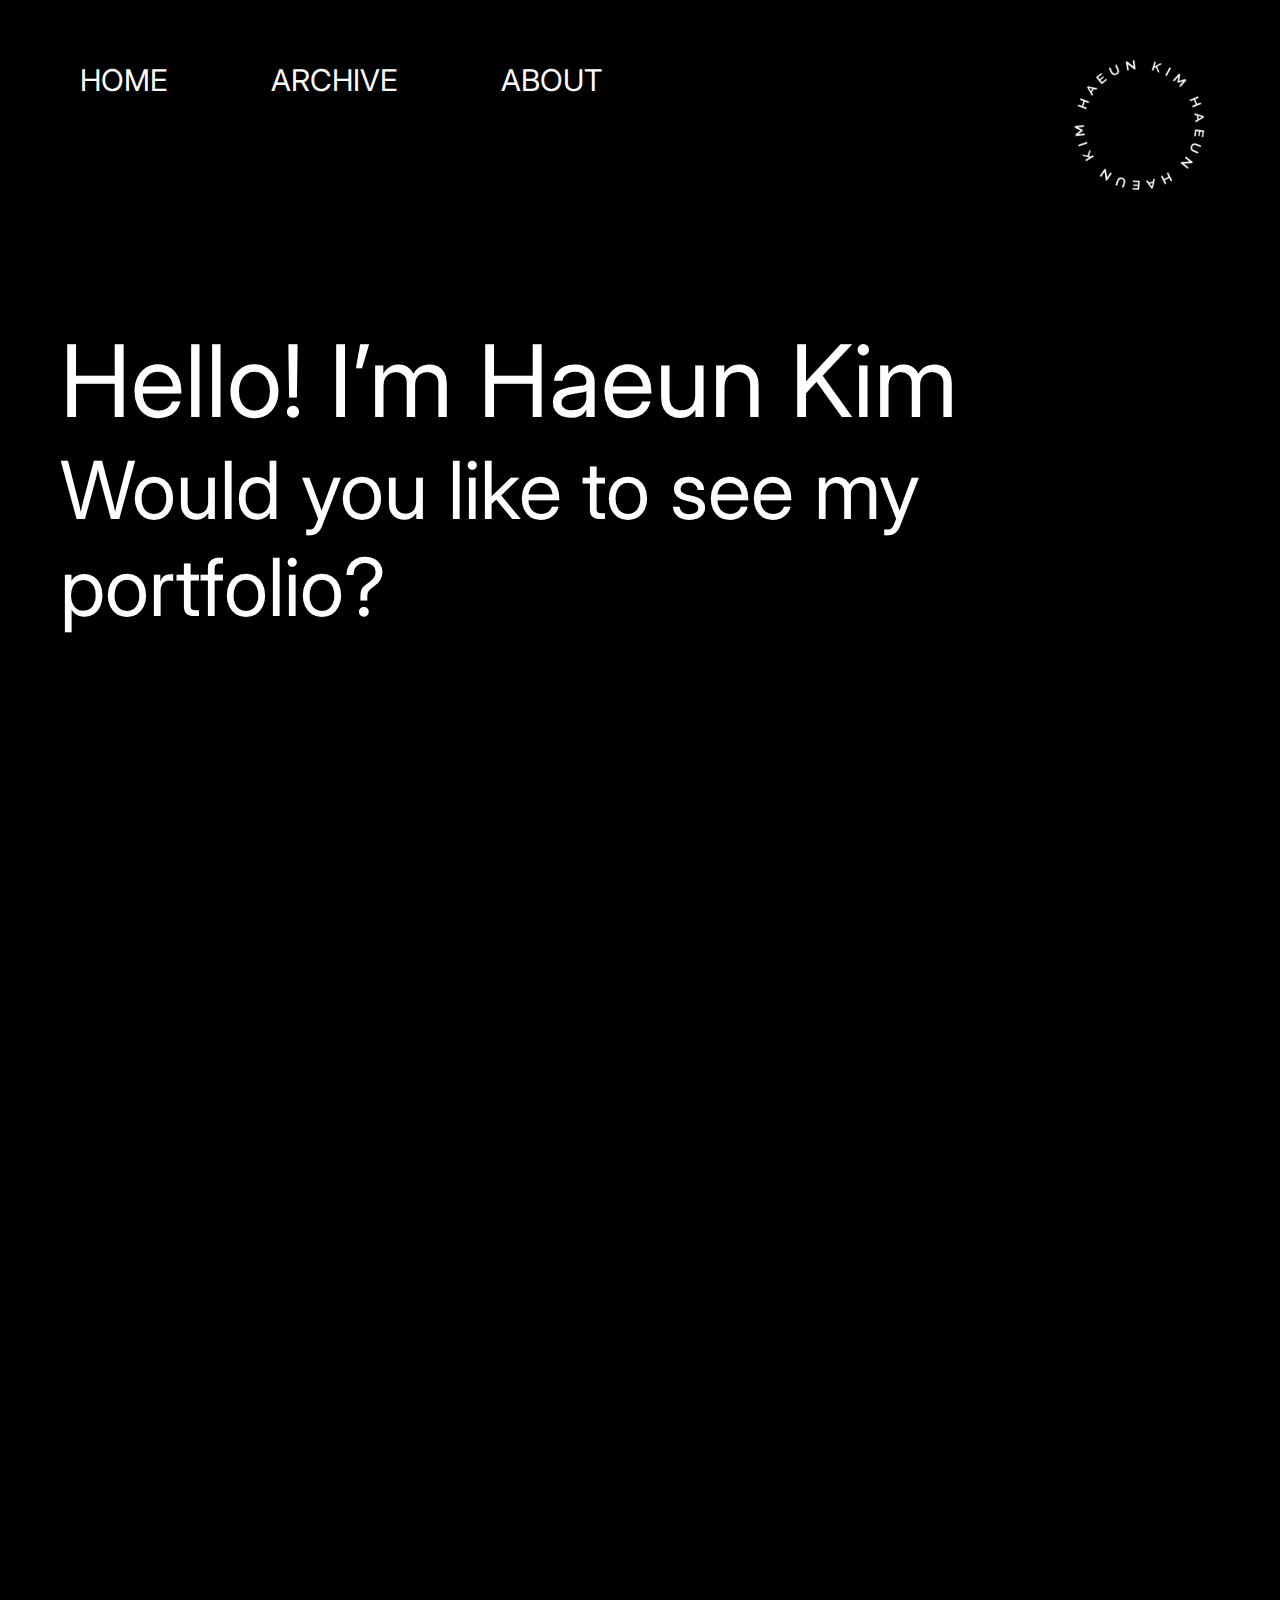
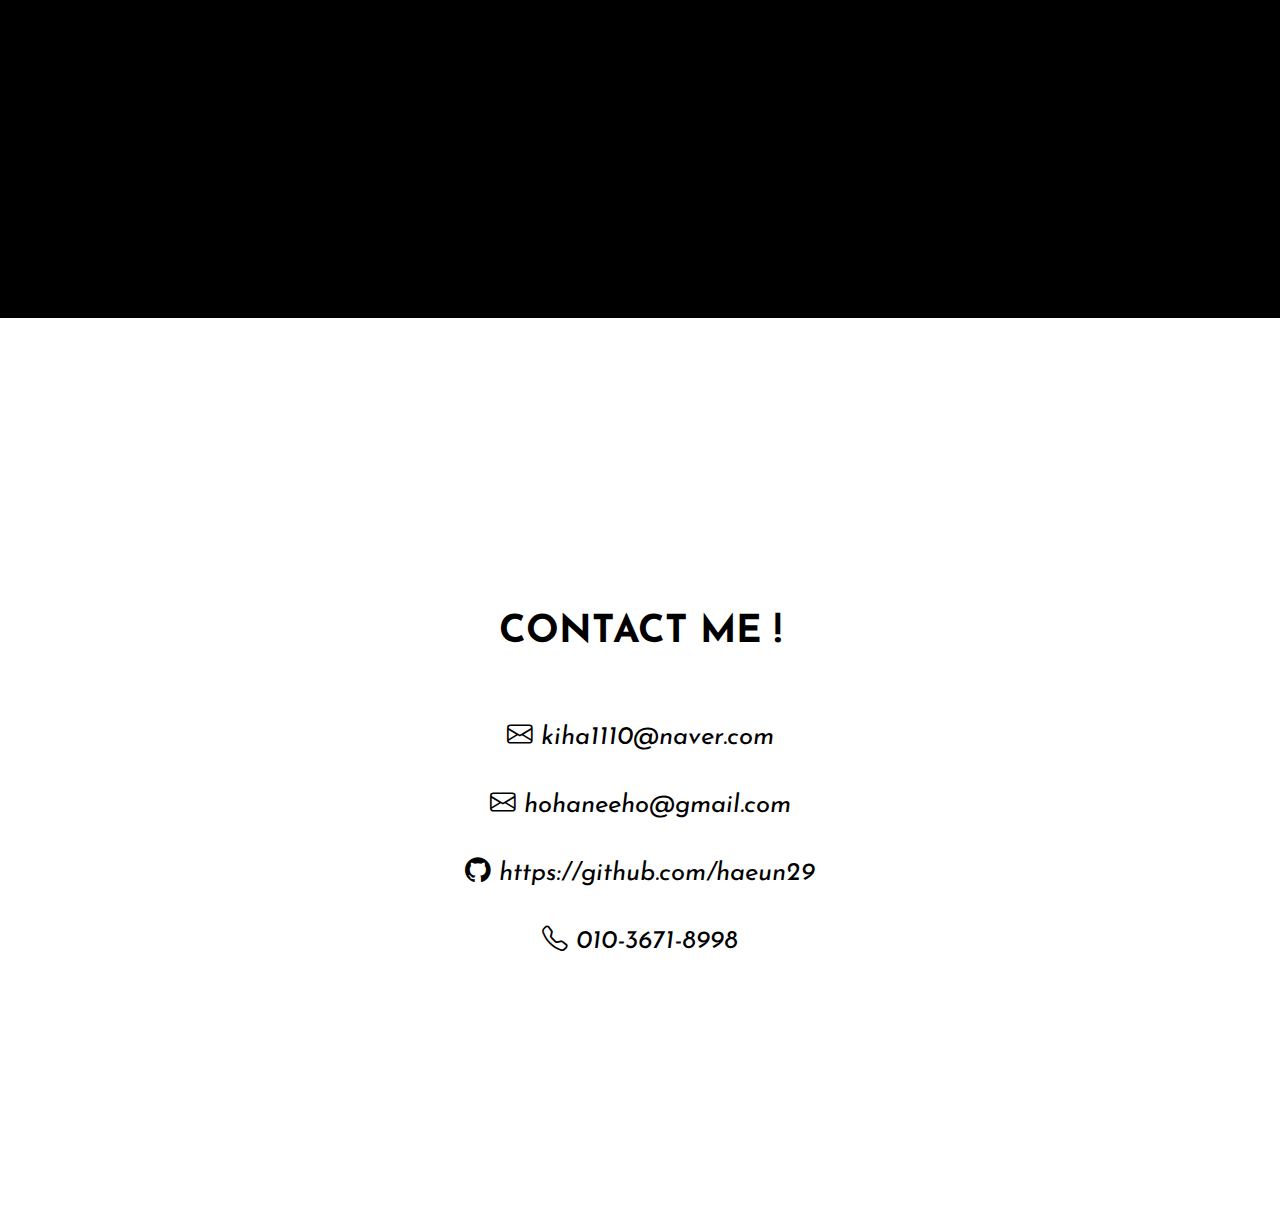
<file: index.html>
<!DOCTYPE html>
<html lang="en">
<head>
    <meta charset="UTF-8">
    <meta http-equiv="X-UA-Compatible" content="IE=edge">
    <meta name="viewport" content="width=device-width, initial-scale=1.0">
    <meta property="og:type" content="website">
    <meta property="og:url" content="https://haeun29.github.io/portfolio/">
    <meta property="og:title" content="김하은 포트폴리오">
    <meta property="og:description" content="Welcome to my SITE!">
    <meta property="og:image" content="./haeunkim.png">

    <title>haeun Kim</title>
    <!-- pc.ver 819px 부터 (큰화면)-->
    <link 
        rel="stylesheet" 
        href="./css/pc.css"
        media="screen and (min-width: 819px)">

    <!--mobile.ver 820px 부터(모바일화면)--> 
    <link 
        rel="stylesheet" 
        href="./css/mobile.css"
        media="screen and (max-width: 820px)">

    <!-- AOS -->
    <link href="https://unpkg.com/aos@2.3.1/dist/aos.css" rel="stylesheet">
    <!-- 제이쿼리 CDN -->
    <script src="https://ajax.googleapis.com/ajax/libs/jquery/3.6.0/jquery.min.js"></script>
    <!-- AOS -->
    <script src="https://unpkg.com/aos@2.3.1/dist/aos.js"></script>
   <script src="./js/main.js"></script>

</head>
<body>
        <header>
            <nav>
                <a href="index.html">HOME</a>
                <a href="archive.html">ARCHIVE</a>
                <a href="about.html">ABOUT</a>
            </nav>
    
            <a href="index.html" class="logo"><img class="logoImg" src="./images/haeunkim.png" alt="하은김"></a>
        </header>

        <div id="intro">
         
            <div class="mainText">
                <h1 
                data-aos-delay="500"
                data-aos="fade-up">Hello! I’m Haeun Kim </h1>
                <h2 
                data-aos-delay="1000"
                data-aos="fade-down">Would you like to see my portfolio?</h2>
            </div>
        
            <div 
            data-aos="fade-down"
            data-aos-delay="1500"
            class="arrowImg">
                <img 
                src="./images/arrow.png" alt="화살표">
            </div>
        </div>
    
       

       


    <main>

        <div   
        class="col"
        data-aos="fade-up"
        data-aos-duration="2000"
        data-aos-delay="200">

            <a href="https://haeun29.github.io/BlueBottle_KOREA/" target="_blank">
                <img src="./images/col1.jpg" alt="블루보틀코리아" class="mainimg">
                <img src="./images/add-site.png" alt="사이트보러가기" class="add">
            </a>

           
         
            <div class="colText">
                <div class="colline">
                    <h3>Blue Bottle KOREA</h3>
                    <p>반응형 리디자인</p>
                </div>
                <div class="workBtn">
                    <a href="./intro.html" class="aboutWork">작품소개</a>
                    <a href="https://github.com/haeun29/BlueBottle_KOREA" class="homepage"  target="_blank">GitHub</a>
                </div>

            </div>
           
        </div>

        <div  
        class="col"
        data-aos="fade-up"
        data-aos-duration="2000"
        data-aos-delay="200">
            <a href="https://haeun29.github.io/BLUE_VINYL/" target="_blank">  
                <img src="./images/col3.jpg" alt="블루바이닐" class="mainimg">
                <img src="./images/add-site.png" alt="사이트보러가기" class="add">
            </a>
          
            <div class="colText">
                <div>
                    <h3>Blue Vinyl</h3>
                    <p>반응형 디자인 & 퍼블리싱</p>
                </div>
              
                <div class="workBtn">
                    <a href="./intro-Vinyl.html" class="aboutWork"  target="_blank">작품소개</a>
                    <a href="https://github.com/haeun29/BLUE_VINYL" class="homepage"  target="_blank">GitHub</a>
                </div>
            </div>
        </div>

        <div
        class="col"
        data-aos="fade-up"
        data-aos-duration="2000"
        data-aos-delay="200">
            <a href="https://haeun29.github.io/team-olympus/" target="_blank"> 
                <img src="./images/col4.jpg" alt="올림푸스한국" class="mainimg">
                <img src="./images/add-site.png" alt="사이트보러가기" class="add">
            </a>
           
            <div class="colText">
                <div>
                    <h3>OLYMPUS KOREA</h3>
                    <p>반응형 리디자인</p>
                </div>
         
                <div class="workBtn">
                    <a href="./intro-olympus.html" class="aboutWork"  target="_blank">작품소개</a>
                    <a href="https://github.com/haeun29/team-olympus" class="homepage"  target="_blank">GitHub</a>
                </div>
            </div>
        </div>

        <div 
        class="col"
        data-aos="fade-up"
        data-aos-duration="2000"
        data-aos-delay="200">
            <a href="https://haeun29.github.io/team-refurb-market/" target="_blank">
                <img src="./images/col5.jpg" alt="리퍼마켓" class="mainimg">
                <img src="./images/add-site.png" alt="사이트보러가기" class="add">
            </a>
        
            <div class="colText">
                <div>   
                    <h3>Refurb Market</h3>
                    <p>모바일 웹퍼블리싱</p>
                </div>
              
                <div class="workBtn">
                    <a href="./intro-refurb.html" class="aboutWork"  target="_blank">작품소개</a>
                    <a href="https://github.com/haeun29/team-refurb-market" class="homepage"  target="_blank">GitHub</a>
                </div>
            </div>
        </div>
       
    </main>

    <footer>
       <div id="card-wrap">

            <div class="card-A">
               <h2>CONTACT ME &#33;</h2>
               
            </div>

            <div class="card-B">
                <ul>
                    <li>
                        <a href="mailto:kiha1110@naver.com"><i class="bi bi-envelope"></i> <span>kiha1110@naver.com</span></a>
                    </li>
                    <li>  <a href="mailto:hohaneeho@gmail.com"><i class="bi bi-envelope"></i> <span>hohaneeho@gmail.com</span></a>
                    </li>
                    <li>   <a
                        target="_blank" 
                        href="https://github.com/haeun29"><i class="bi bi-github"></i> <span>https://github.com/haeun29</span></a>
                    </li>
                    <li>  <a href="tel:010-3671-8998"><i class="bi bi-telephone"></i> <span>010-3671-8998</span></a>
                    </li>
                  
                 
                  
                </ul>
               
            </div>
       </div>
    </footer>

    <a href="#" id="back-to-top" title="Back to top"><i class="bi bi-arrow-up-circle"></i></a>
    
    
</body>
</html>
</file>
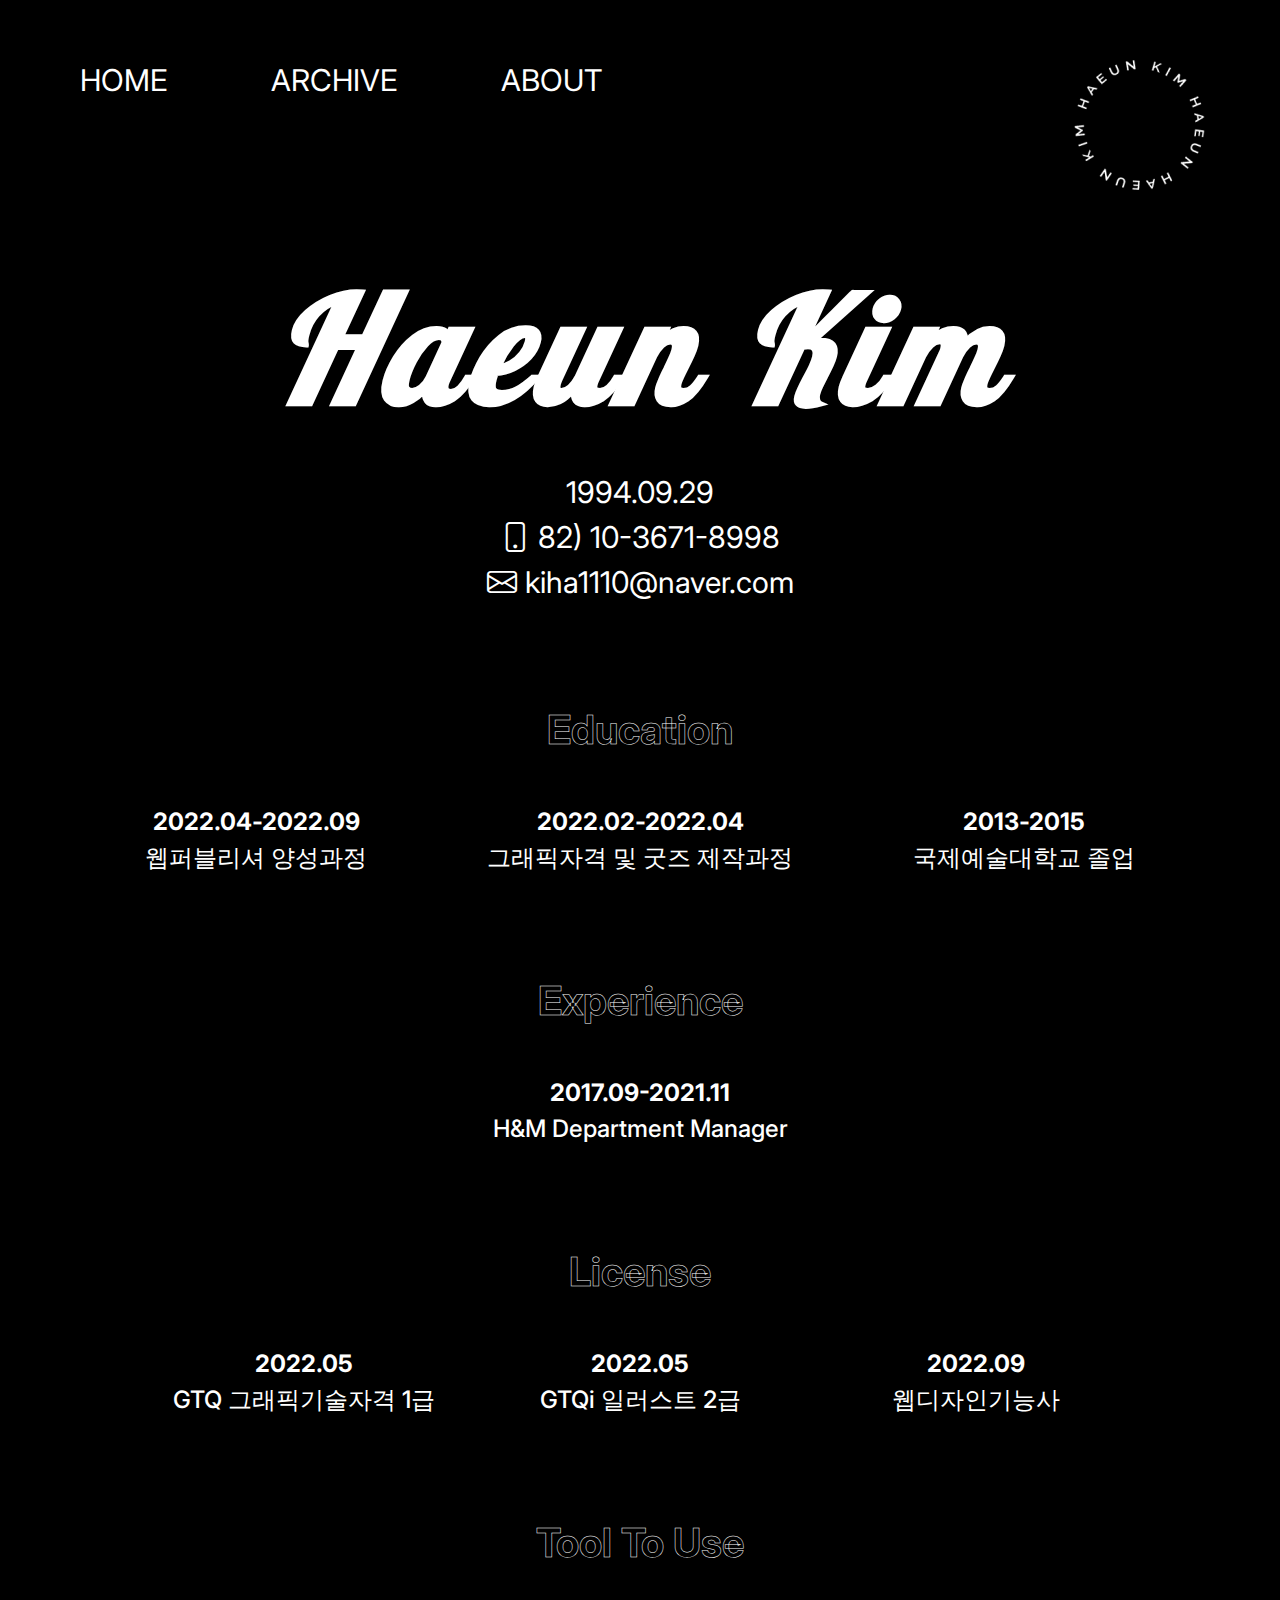
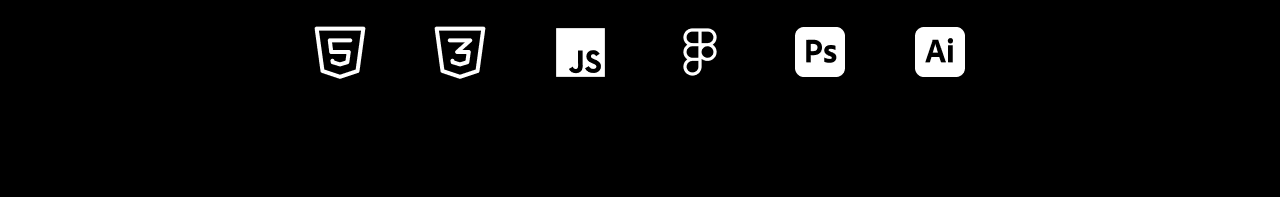
<file: about.html>
<!DOCTYPE html>
<html lang="en">
<head>
    <meta charset="UTF-8">
    <meta http-equiv="X-UA-Compatible" content="IE=edge">
    <meta name="viewport" content="width=device-width, initial-scale=1.0">
    <title>ABOUT</title>
        <!-- pc.ver 819px 부터 (큰화면)-->
    <link 
        rel="stylesheet" 
        href="./css/about.css"
        media="screen and (min-width: 819px)">

    <!--mobile.ver 820px 부터(모바일화면)--> 
    <link 
        rel="stylesheet" 
        href="./css/about-m.css"
        media="screen and (max-width: 820px)">

     <!-- 제이쿼리 CDN -->
     <script src="https://ajax.googleapis.com/ajax/libs/jquery/3.6.0/jquery.min.js"></script>
     <script src="./js/main.js"></script>
</head>
<body>

    <header>
        <nav>
            <a href="index.html">HOME</a>
            <a href="archive.html">ARCHIVE</a>
            <a href="about.html">ABOUT</a>
        </nav>

        <a href="index.html" class="logo"><img class="logoImg" src="./images/haeunkim.png" alt="하은김"></a>
    </header>

    
    <main>
        <div class="profile">
            <h1><i> Haeun Kim</i></h1>
        </div>

        <div class="info">
            <p> 1994.09.29</p>
            <p class="phone"><a href="tel:010-3671-8998"><i class="bi bi-phone"></i> 82) 10-3671-8998</a></p>
            <p class="e-mail"><a href="mailto:kiha1110@naver.com"><i class="bi bi-envelope"></i> kiha1110@naver.com</a></p>
        </div>

        <section id="main-info">
            <div class="edc">
                <h2>Education</h2>
                <ul>
                    <li><span>2022.04-2022.09</span><br>
                        웹퍼블리셔 양성과정</li>
                    <li><span>2022.02-2022.04 </span><br>
                        그래픽자격 및 굿즈 제작과정</li>
                    <li><span>2013-2015</span><br>
                        국제예술대학교 졸업</li>
       
                </ul>
            </div>
            <div class="ex">
                <h2>Experience</h2>
                <ul>
                    <li><span>2017.09-2021.11</span><br>
                        H&M Department Manager</li>
                
                </ul>
            </div>
            <div class="lc">
                <h2>License</h2>
                <ul>
                    <li><span>2022.05</span><br>
                        GTQ 그래픽기술자격 1급</li>
                    <li><span>2022.05</span><br>
                        GTQi 일러스트 2급</li>
                    <li><span>2022.09</span><br>
                        웹디자인기능사</li>
                </ul>
            </div>
            <div class="tool">
                <h2>Tool To Use</h2>
                <ul>    
                    <li><img src="./images/icon-html.png" alt=""></li>
                    <li><img src="./images/icon-CSS.png" alt=""></li>
                    <li><img src="./images/icon-JS.png" alt=""></li>
                    <li><img src="./images/icon-figma.png" alt=""></li>
                    <li><img src="./images/icon-Ps.png" alt=""></li>
                    <li><img src="./images/icon-AI.png" alt=""></li>
             
                </ul>
            </div>
        </section>

  
    </main>

  
    <a href="#" id="back-to-top" title="Back to top"><i class="bi bi-arrow-up-circle"></i></a>
    
   
  

   
</body>
</html>
</file>
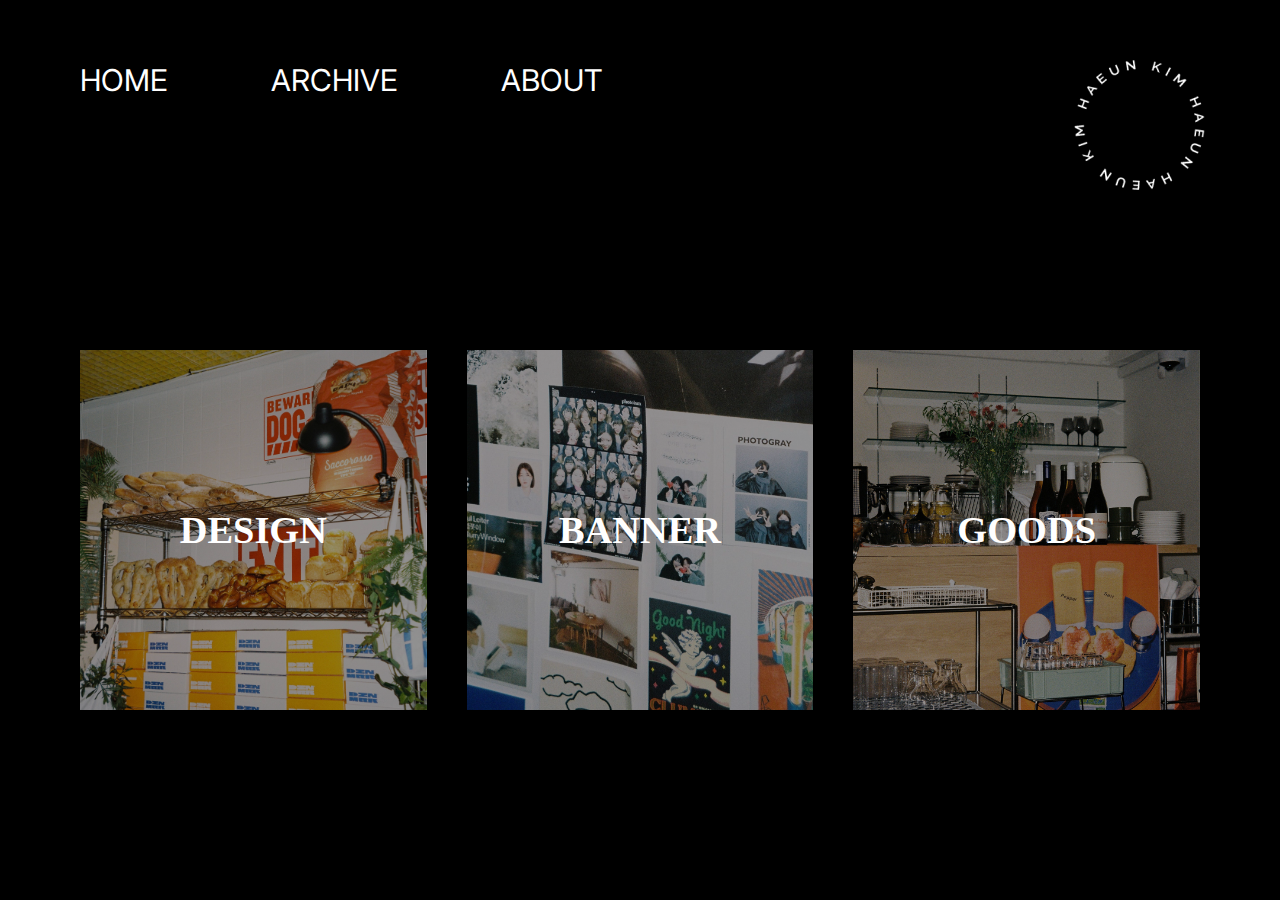
<file: archive.html>
<!DOCTYPE html>
<html lang="en">
<head>
    <meta charset="UTF-8">
    <meta http-equiv="X-UA-Compatible" content="IE=edge">
    <meta name="viewport" content="width=device-width, initial-scale=1.0">
    <title>haeun Kim</title>
    <!-- pc.ver 819px 부터 (큰화면)-->
    <link 
        rel="stylesheet" 
        href="./css/archive.css"
        media="screen and (min-width: 819px)">

    <!--mobile.ver 820px 부터(모바일화면)--> 
    <link 
        rel="stylesheet" 
        href="./css/archive-m.css"
        media="screen and (max-width: 820px)">



</head>


<body>
        <header>
            <nav>
                <a href="index.html">HOME</a>
                <a href="archive.html">ARCHIVE</a>
                <a href="about.html">ABOUT</a>
            </nav>
    
            <a href="index.html" class="logo"><img class="logoImg" src="./images/haeunkim.png" alt="하은김"></a>
        </header>

        <main>
            <div id="archive">
                <div class="col design">
                    <a href="design.html"> DESIGN</a>
                 </div>
                 <div class="col banner">
                    <a href="banner.html"> BANNER</a>
                 </div>
                 <div class="col goods">
                     <a href="goods.html">GOODS</a>
                 </div>
            </div>
        </main>

     

<!--    

    <a href="#" id="back-to-top" title="Back to top"><img src="./images/BTT.png" alt="backtotop"></a>
     -->
    
</body>
</html>
</file>
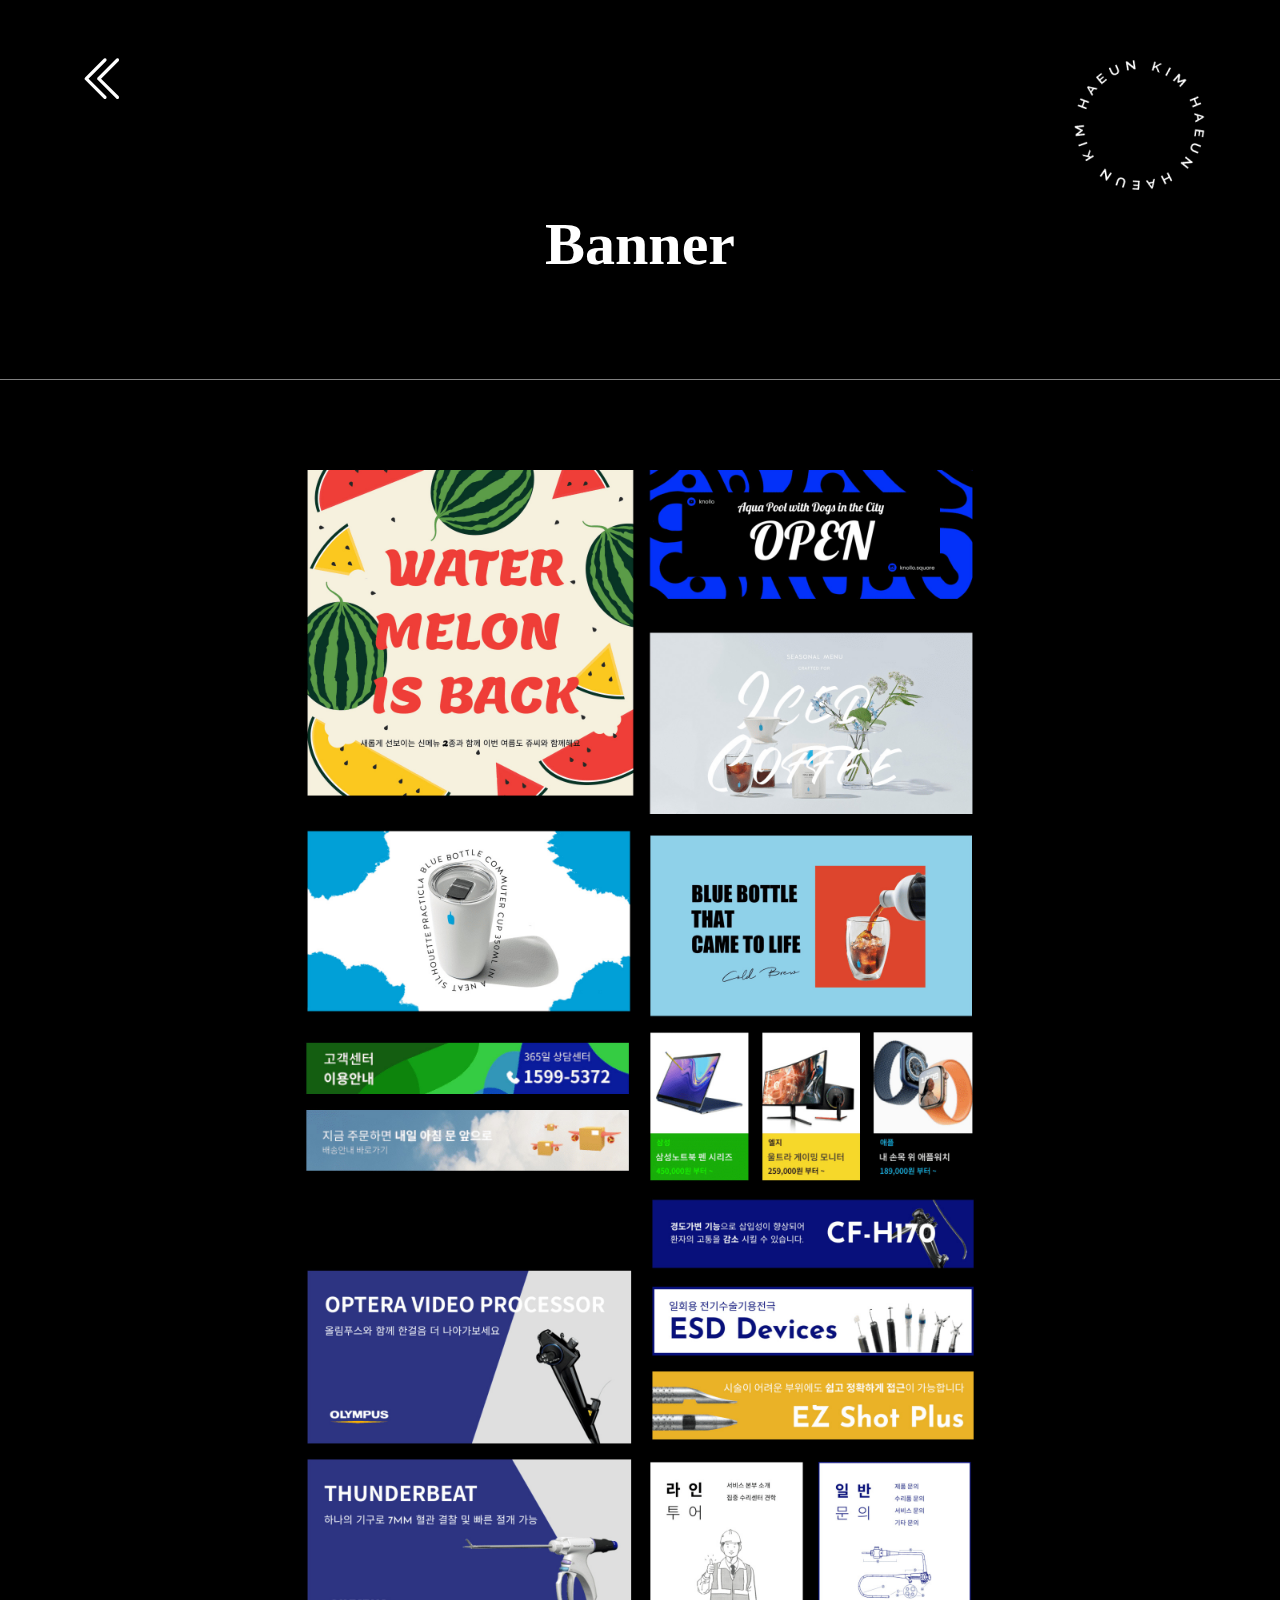
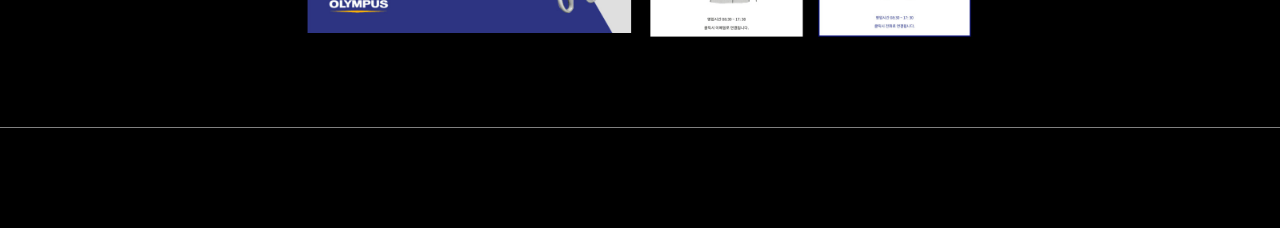
<file: banner.html>
<!DOCTYPE html>
<html lang="en">
<head>
    <meta charset="UTF-8">
    <meta http-equiv="X-UA-Compatible" content="IE=edge">
    <meta name="viewport" content="width=device-width, initial-scale=1.0">
    <title>BANNER</title>
    <!-- pc.ver 819px 부터 (큰화면)-->
    <link 
        rel="stylesheet" 
        href="./css/design.css"
        media="screen and (min-width: 819px)">

    <!--mobile.ver 820px 부터(모바일화면)--> 
    <link 
        rel="stylesheet" 
        href="./css/design-m.css"
        media="screen and (max-width: 820px)">

    <!-- 제이쿼리 CDN -->
     <script src="https://ajax.googleapis.com/ajax/libs/jquery/3.6.0/jquery.min.js"></script>

     <script src="./js/main.js"></script>


</head>
<body>

    <header>
        <nav>
            <a href="archive.html"><i class="bi bi-chevron-double-left"></i></a>
        </nav>

        <a href="index.html" class="logo"><img class="logoImg" src="./images/haeunkim.png" alt="하은김"></a>
    </header>

    <h1>Banner</h1>

    <section>
  
        <img src="./images/banner.jpg" alt="banner">
       </section>
   
      
    <a href="#" id="back-to-top" title="Back to top"><i class="bi bi-arrow-up-circle"></i></a>
   

    
</body>
</html>
</file>
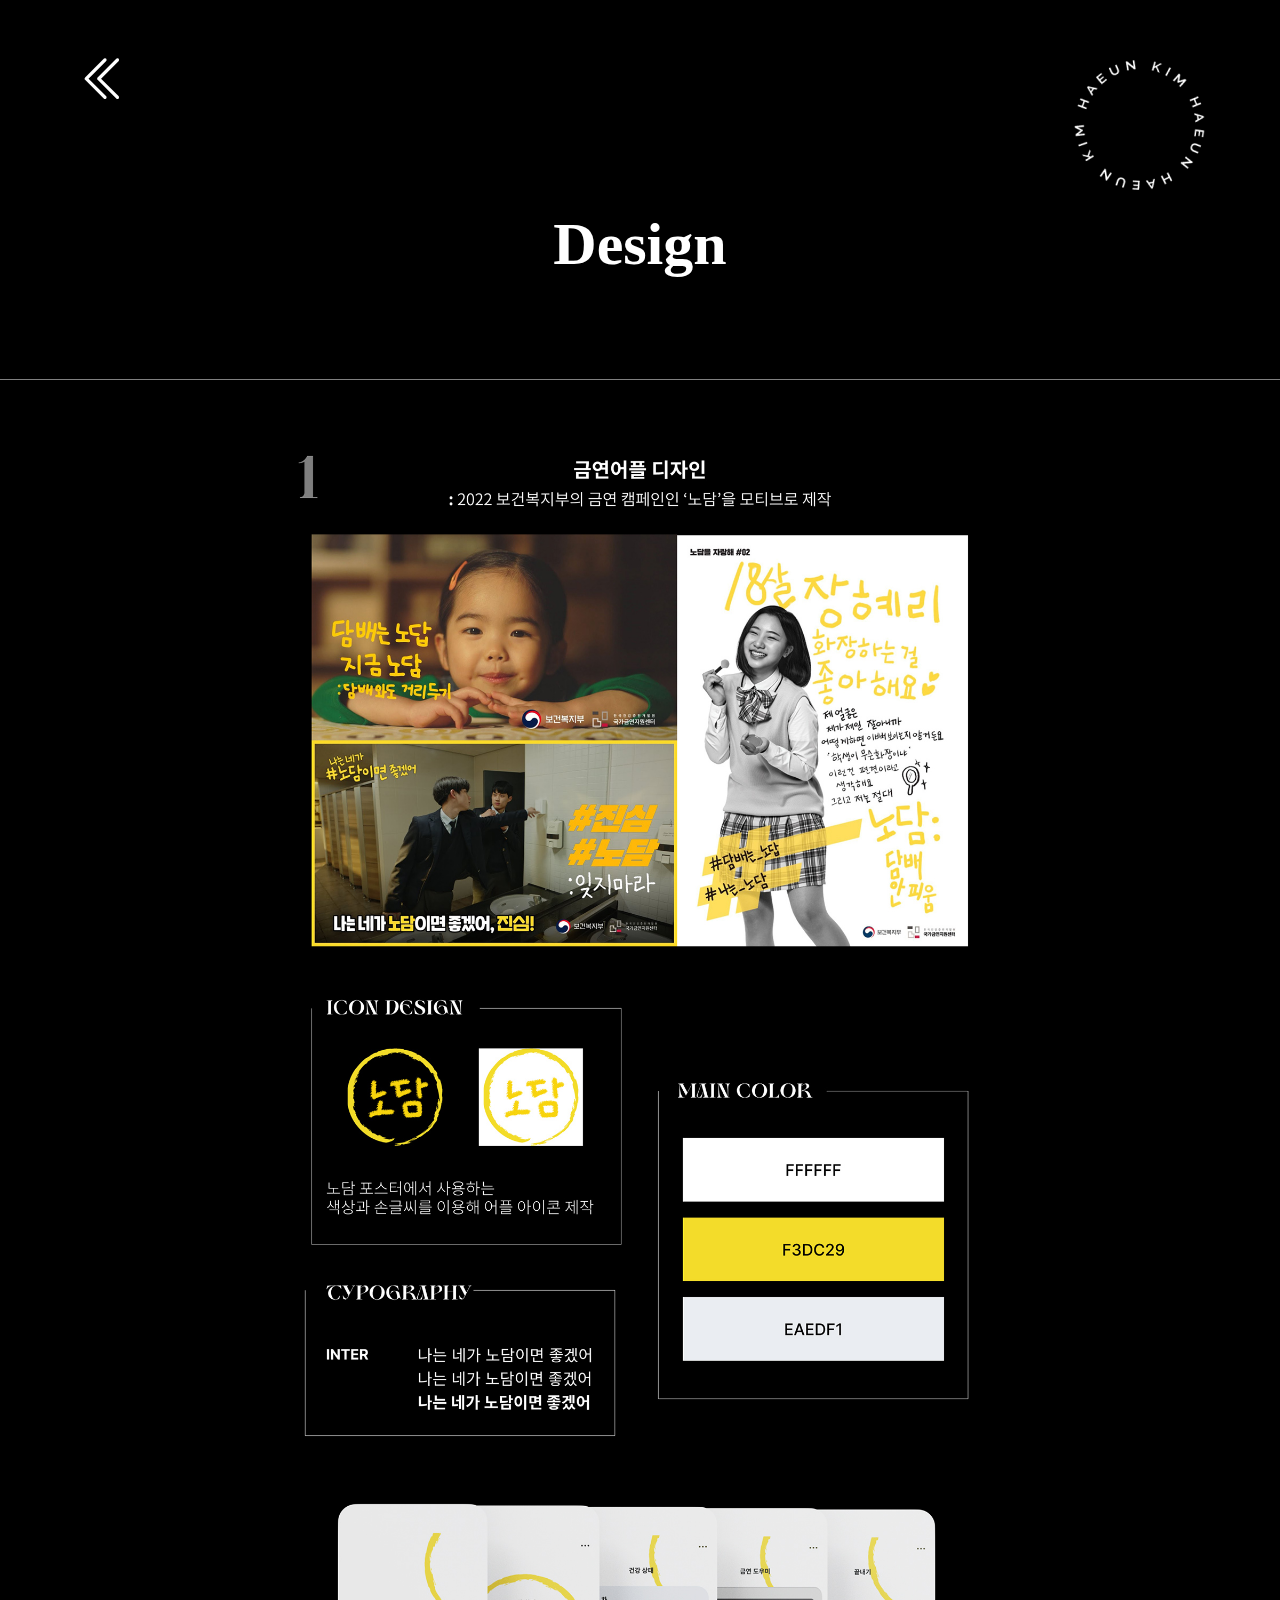
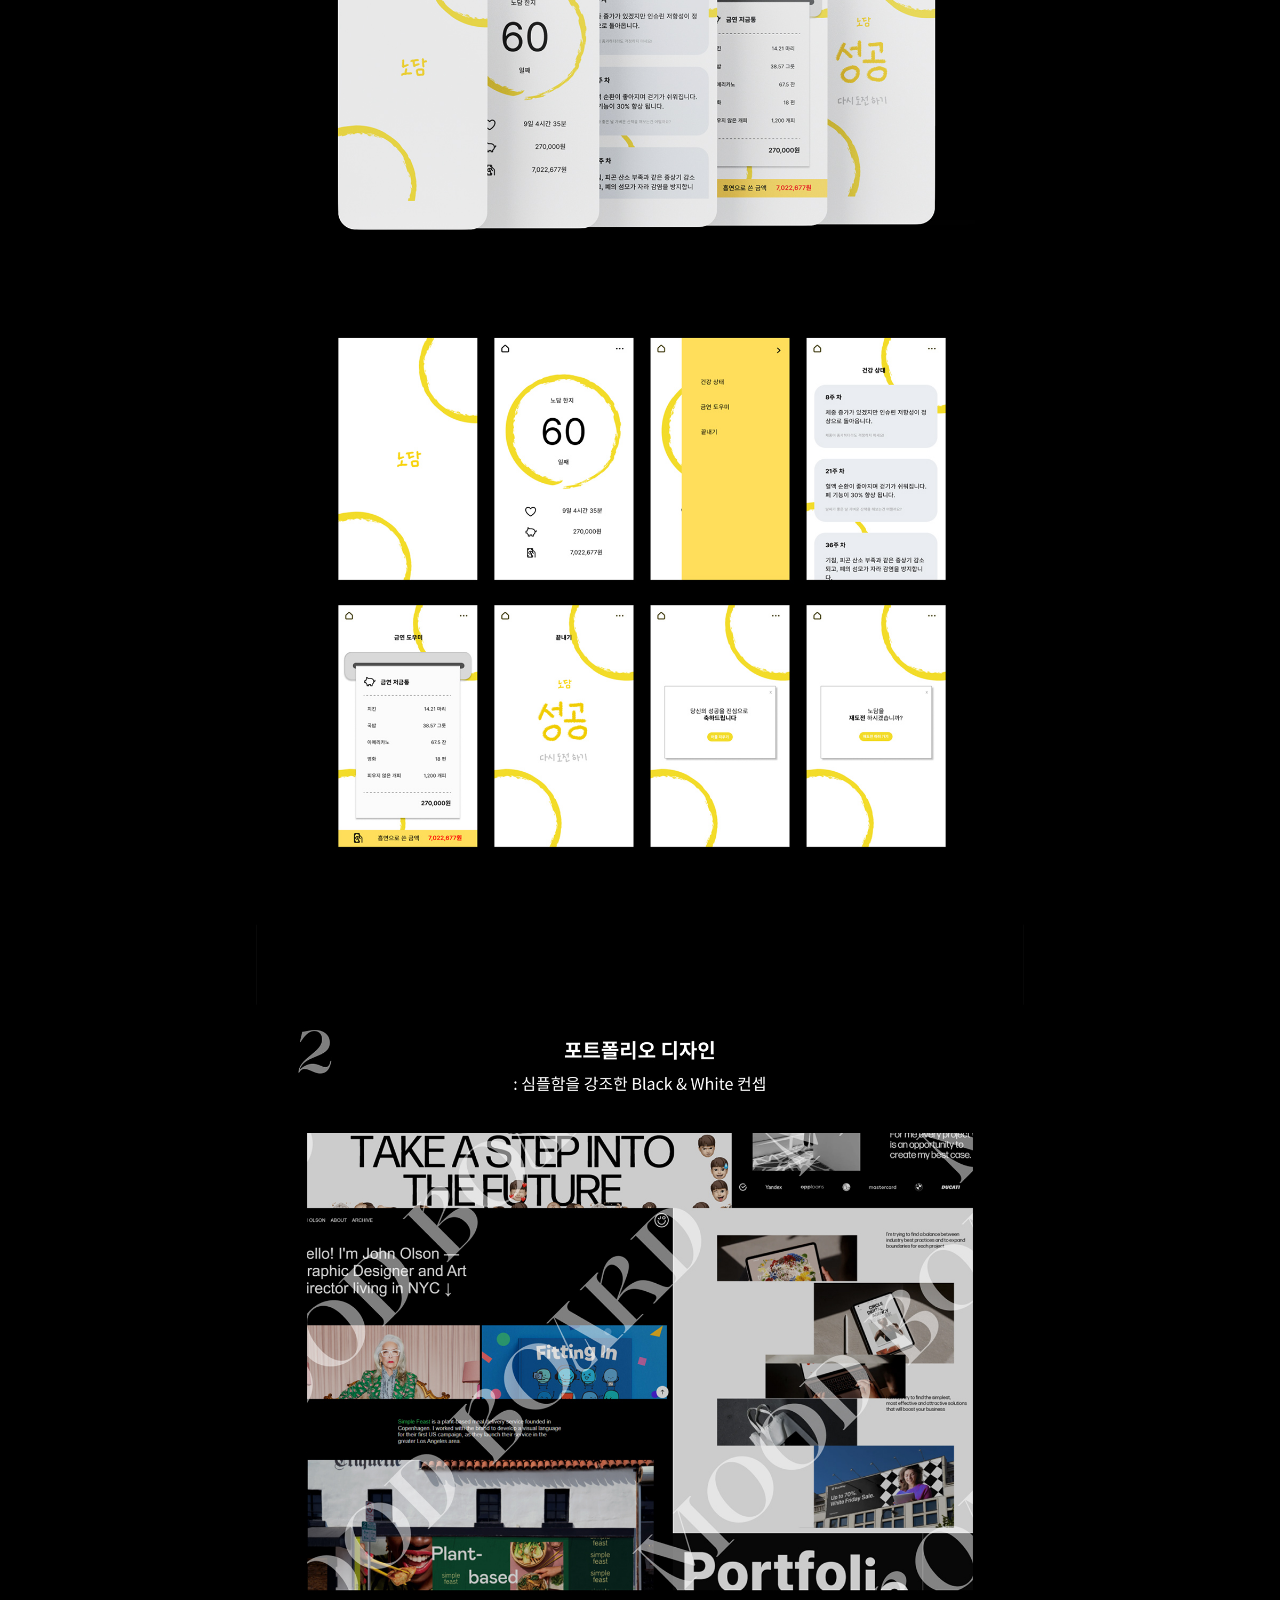
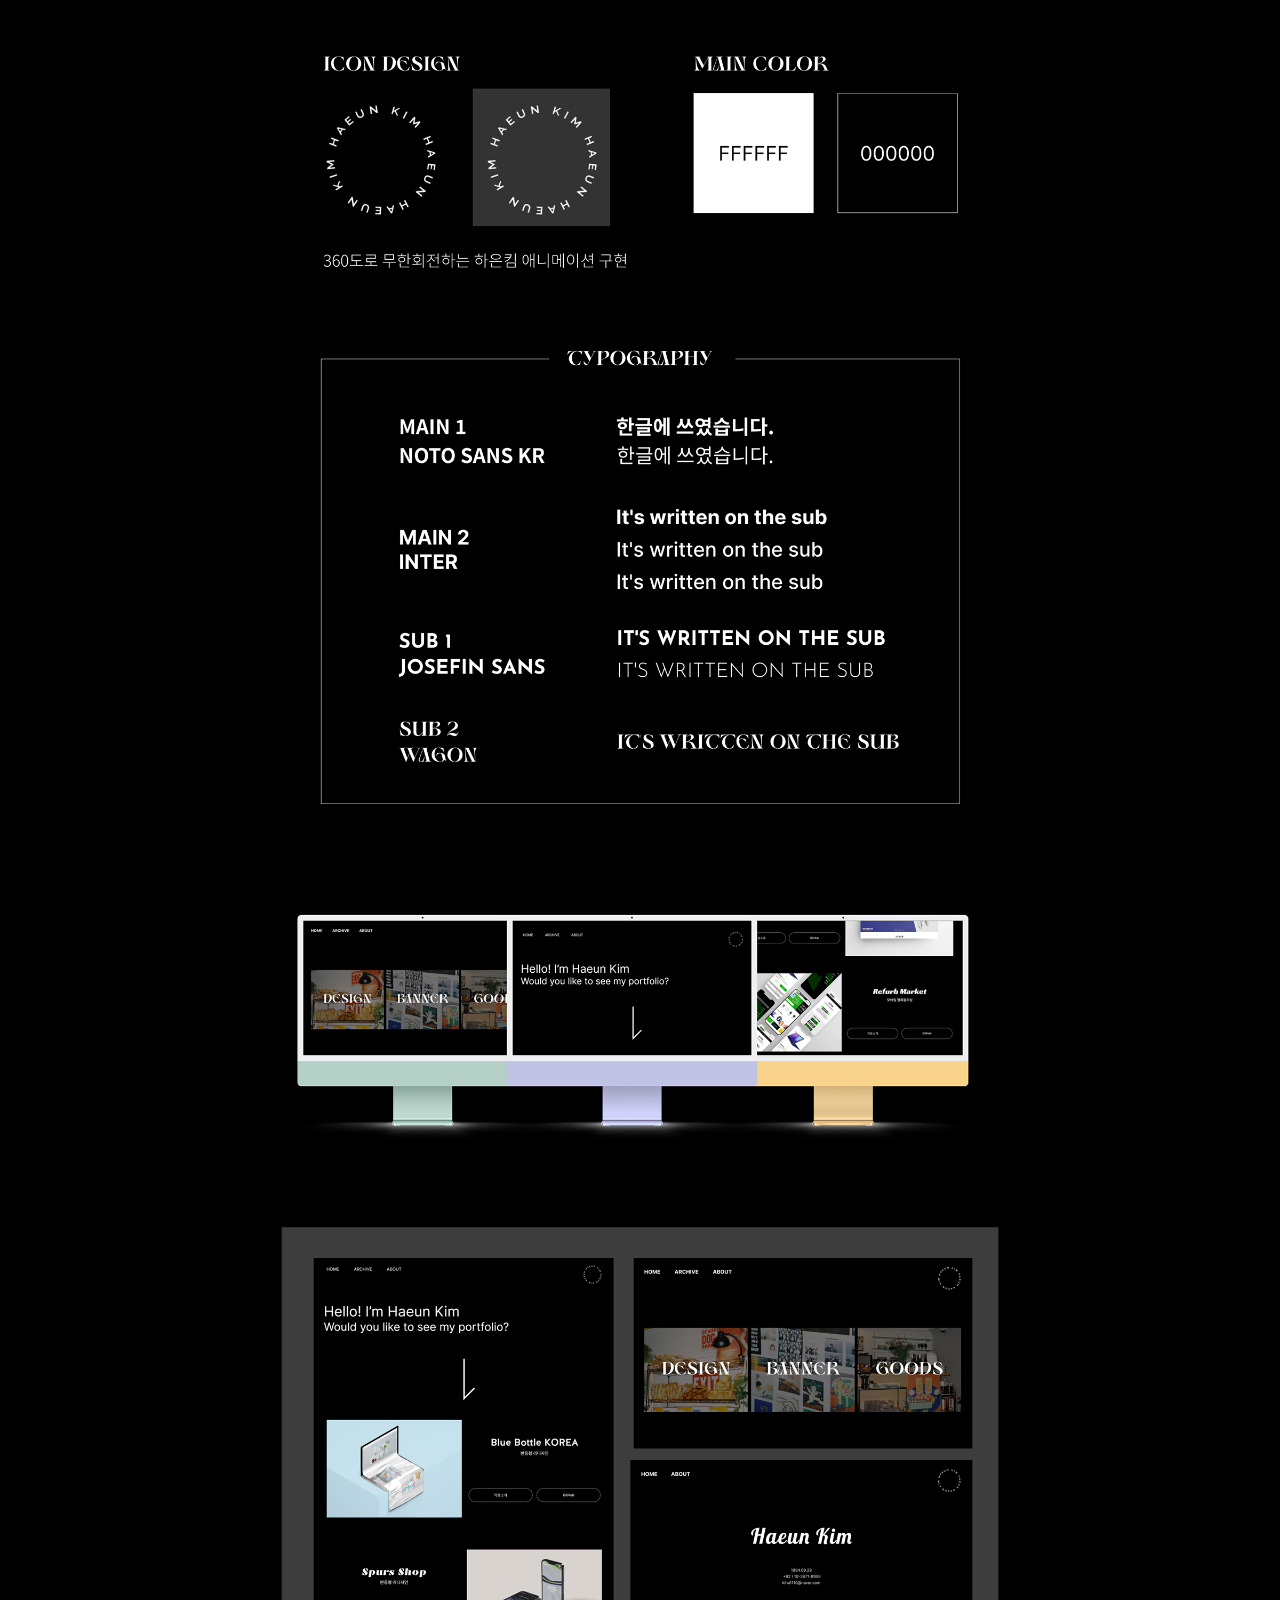
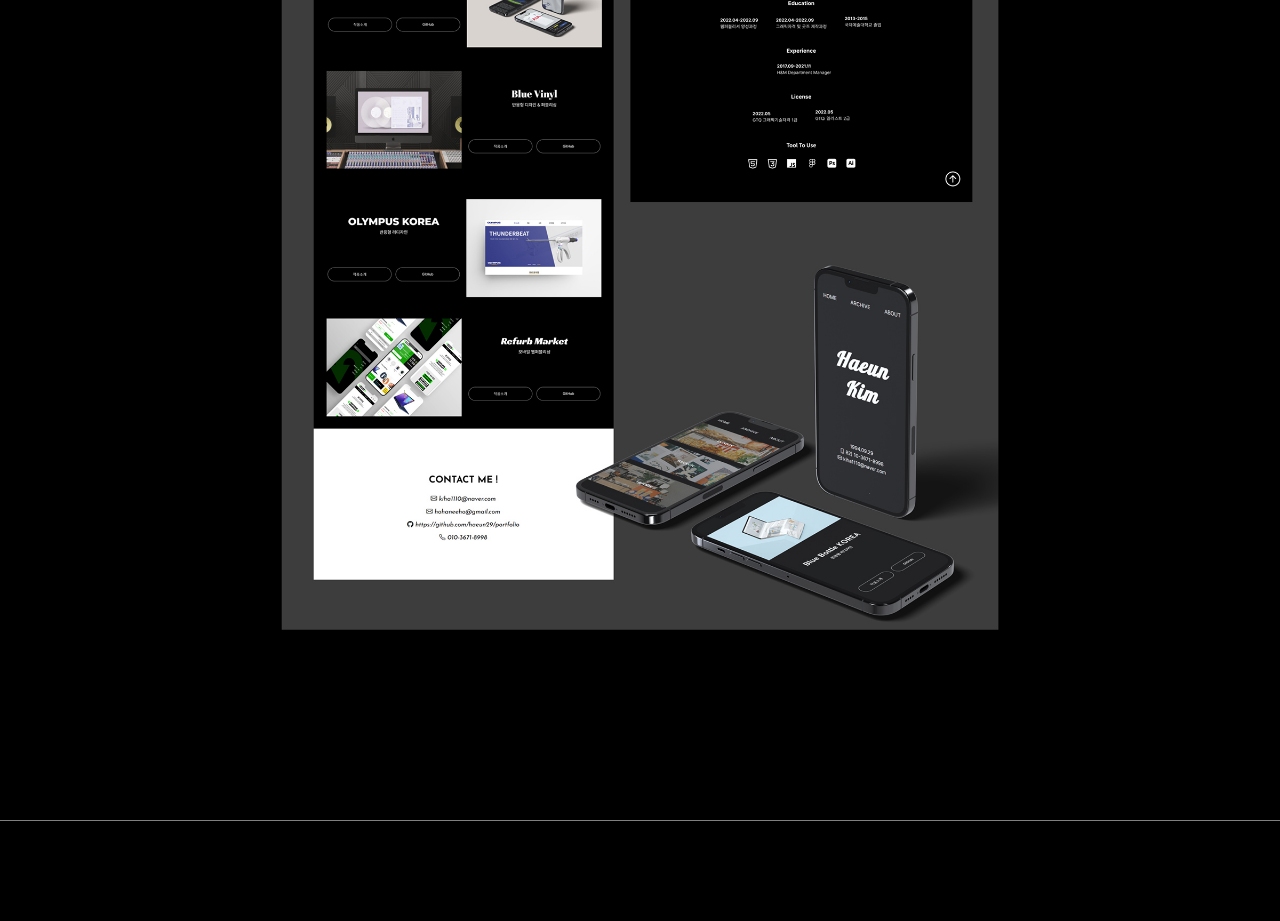
<file: design.html>
<!DOCTYPE html>
<html lang="en">
<head>
    <meta charset="UTF-8">
    <meta http-equiv="X-UA-Compatible" content="IE=edge">
    <meta name="viewport" content="width=device-width, initial-scale=1.0">
    <title>DESIGN</title>

    <!-- pc.ver 819px 부터 (큰화면)-->
    <link 
        rel="stylesheet" 
        href="./css/design.css"
        media="screen and (min-width: 819px)">

    <!--mobile.ver 820px 부터(모바일화면)--> 
    <link 
        rel="stylesheet" 
        href="./css/design-m.css"
        media="screen and (max-width: 820px)">

               
     <!-- 제이쿼리 CDN -->
     <script src="https://ajax.googleapis.com/ajax/libs/jquery/3.6.0/jquery.min.js"></script>

     <script src="./js/main.js"></script>

</head>
<body>

    <header>
        <nav>
            <a href="archive.html"><i class="bi bi-chevron-double-left"></i></a>
        </nav>

        <a href="index.html" class="logo"><img class="logoImg" src="./images/haeunkim.png" alt="하은김"></a>
    </header>

    <h1>Design</h1>

    <section>
  
        <img src="./images/design.jpg" alt="design">
       </section>
   
  
       <a href="#" id="back-to-top" title="Back to top"><i class="bi bi-arrow-up-circle"></i></a>
   

    
</body>
</html>
</file>
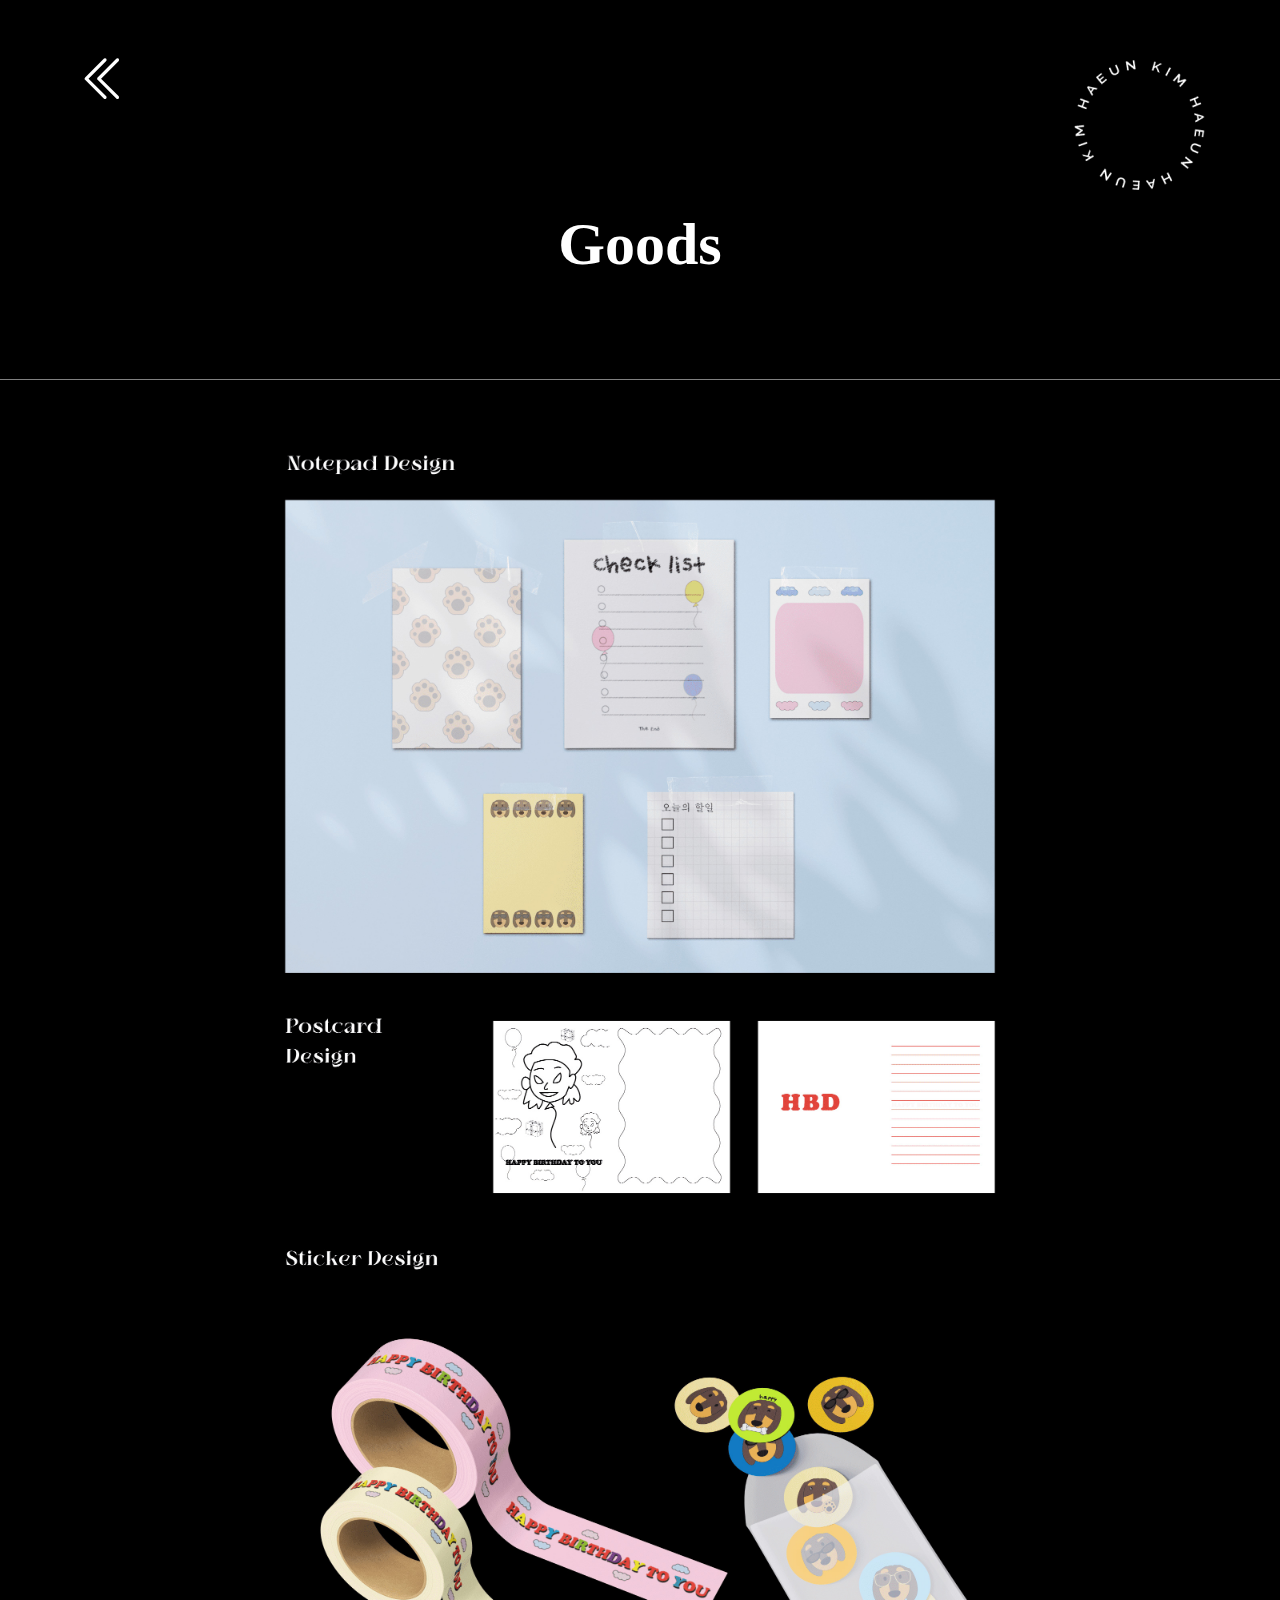
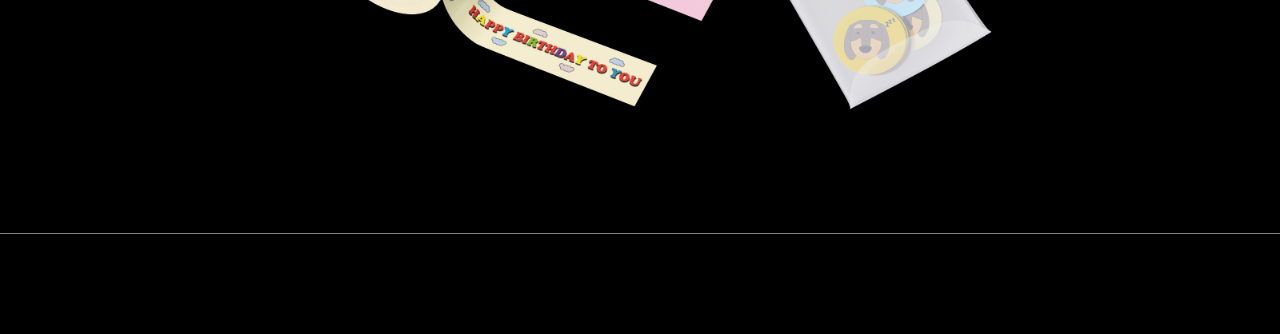
<file: goods.html>
<!DOCTYPE html>
<html lang="en">
<head>
    <meta charset="UTF-8">
    <meta http-equiv="X-UA-Compatible" content="IE=edge">
    <meta name="viewport" content="width=device-width, initial-scale=1.0">
    <title>GOODS</title>
    <!-- pc.ver 819px 부터 (큰화면)-->
    <link 
        rel="stylesheet" 
        href="./css/design.css"
        media="screen and (min-width: 819px)">

    <!--mobile.ver 820px 부터(모바일화면)--> 
    <link 
        rel="stylesheet" 
        href="./css/design-m.css"
        media="screen and (max-width: 820px)">

    <!-- 제이쿼리 CDN -->
     <script src="https://ajax.googleapis.com/ajax/libs/jquery/3.6.0/jquery.min.js"></script>

     <script src="./js/main.js"></script>


</head>
<body>

    <header>
        <nav>
            <a href="archive.html"><i class="bi bi-chevron-double-left"></i></a>
        </nav>

        <a href="index.html" class="logo"><img class="logoImg" src="./images/haeunkim.png" alt="하은김"></a>
    </header>

    <h1>Goods</h1>

    <section>
  
        <img src="./images/goods.jpg" alt="goods">
       </section>
   
      
    <a href="#" id="back-to-top" title="Back to top"><i class="bi bi-arrow-up-circle"></i></a>
   

    
</body>
</html>
</file>
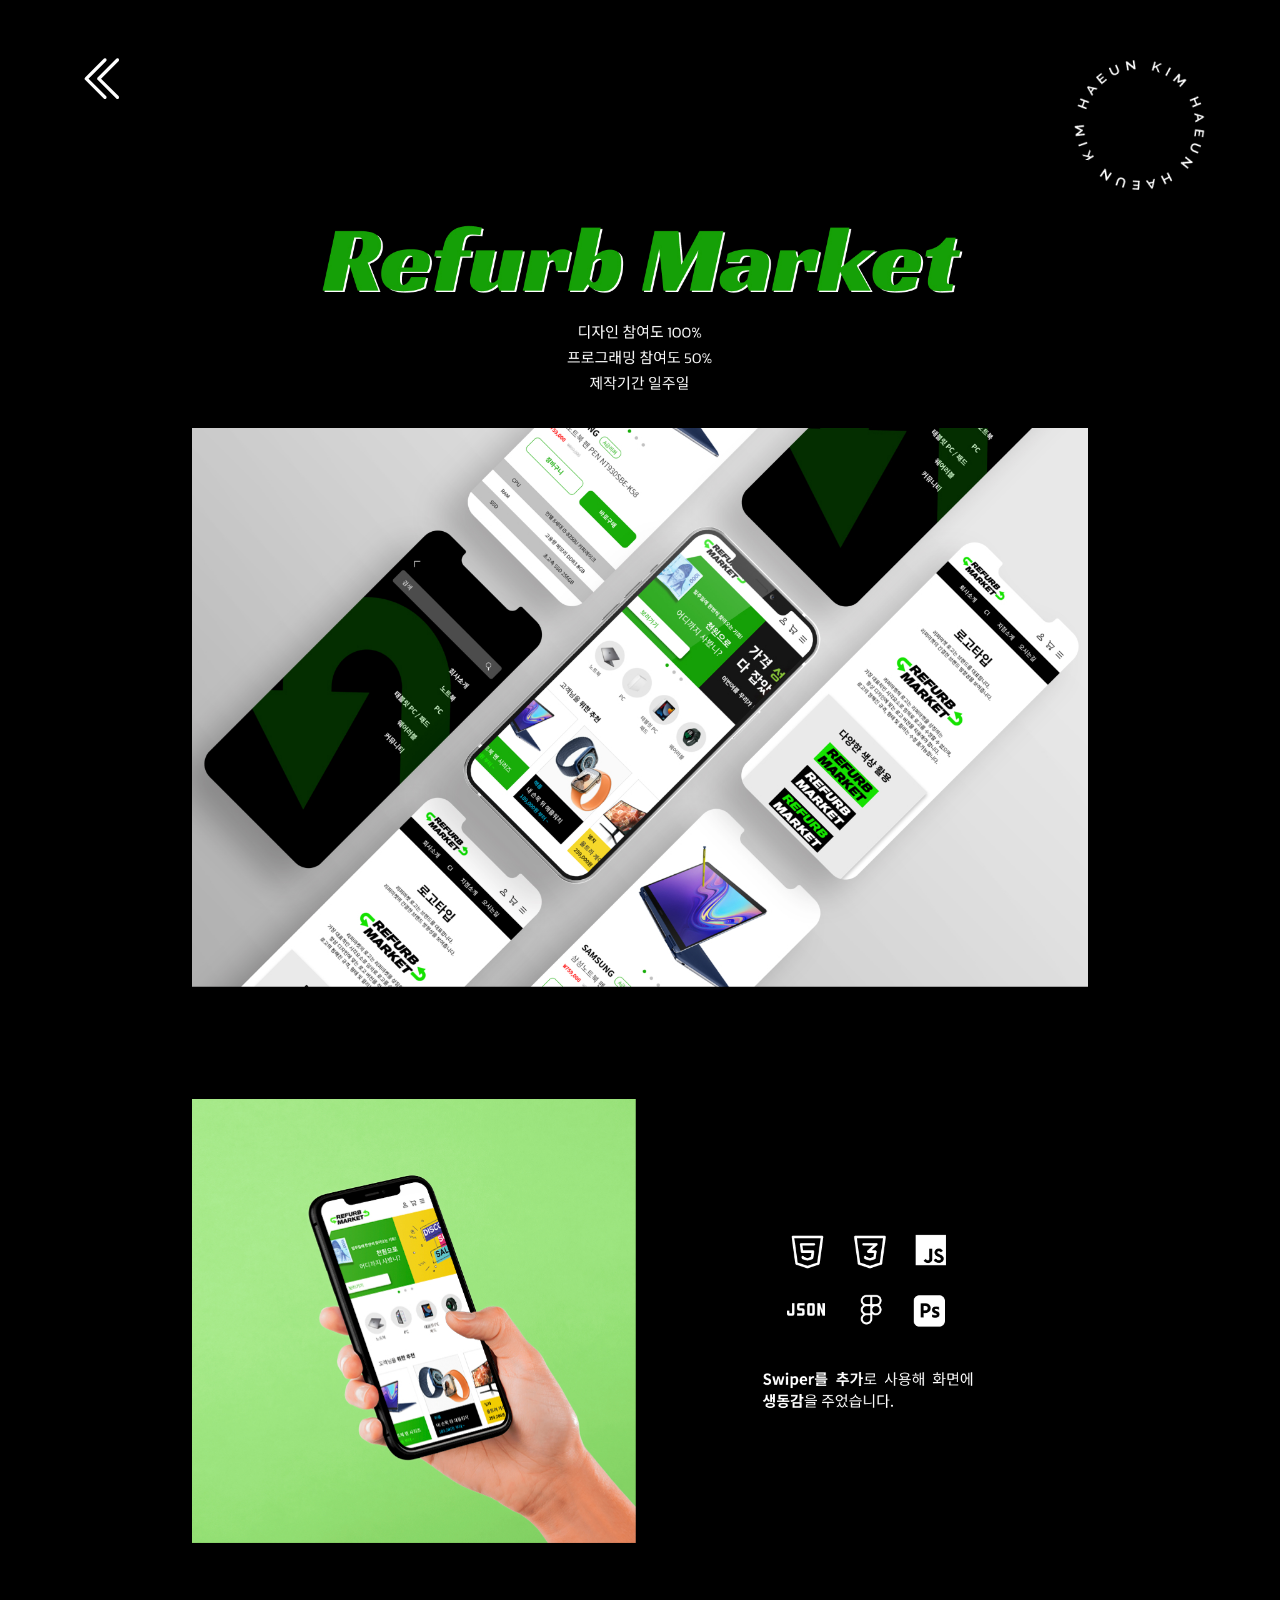
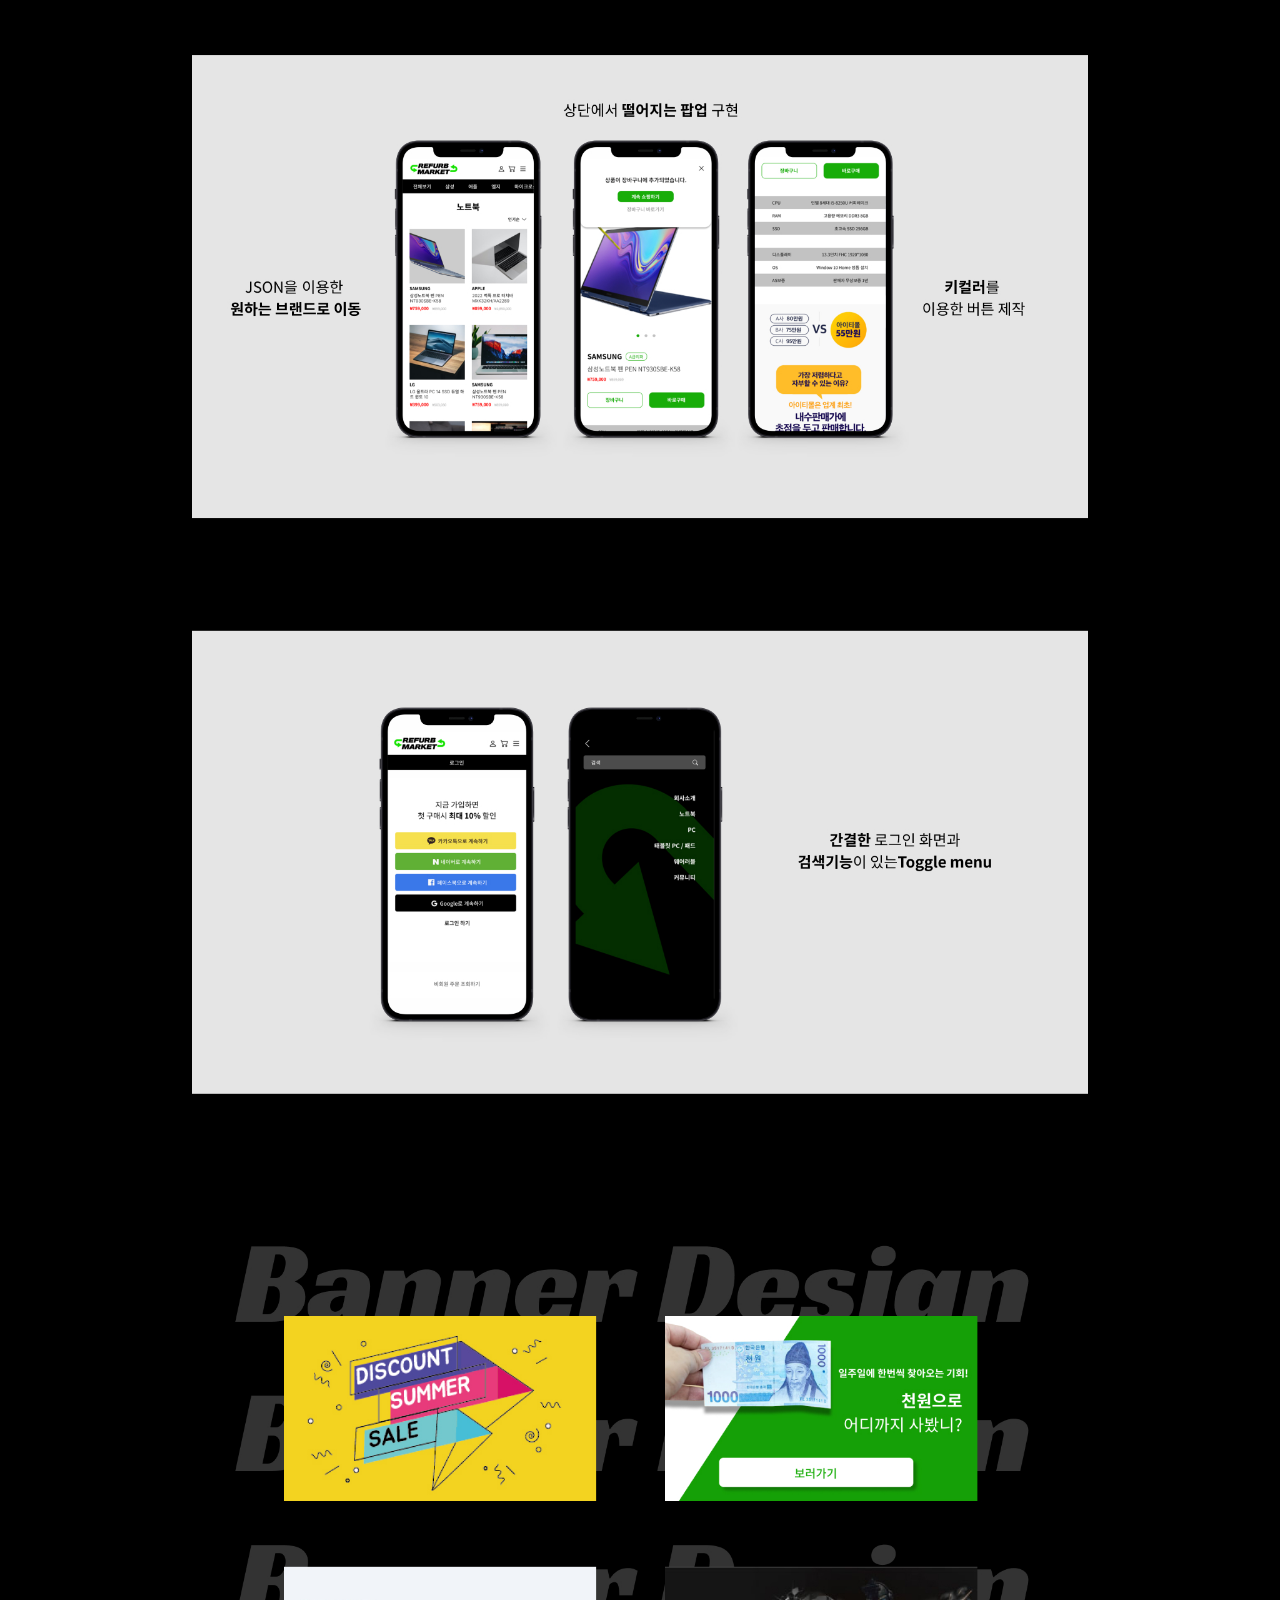
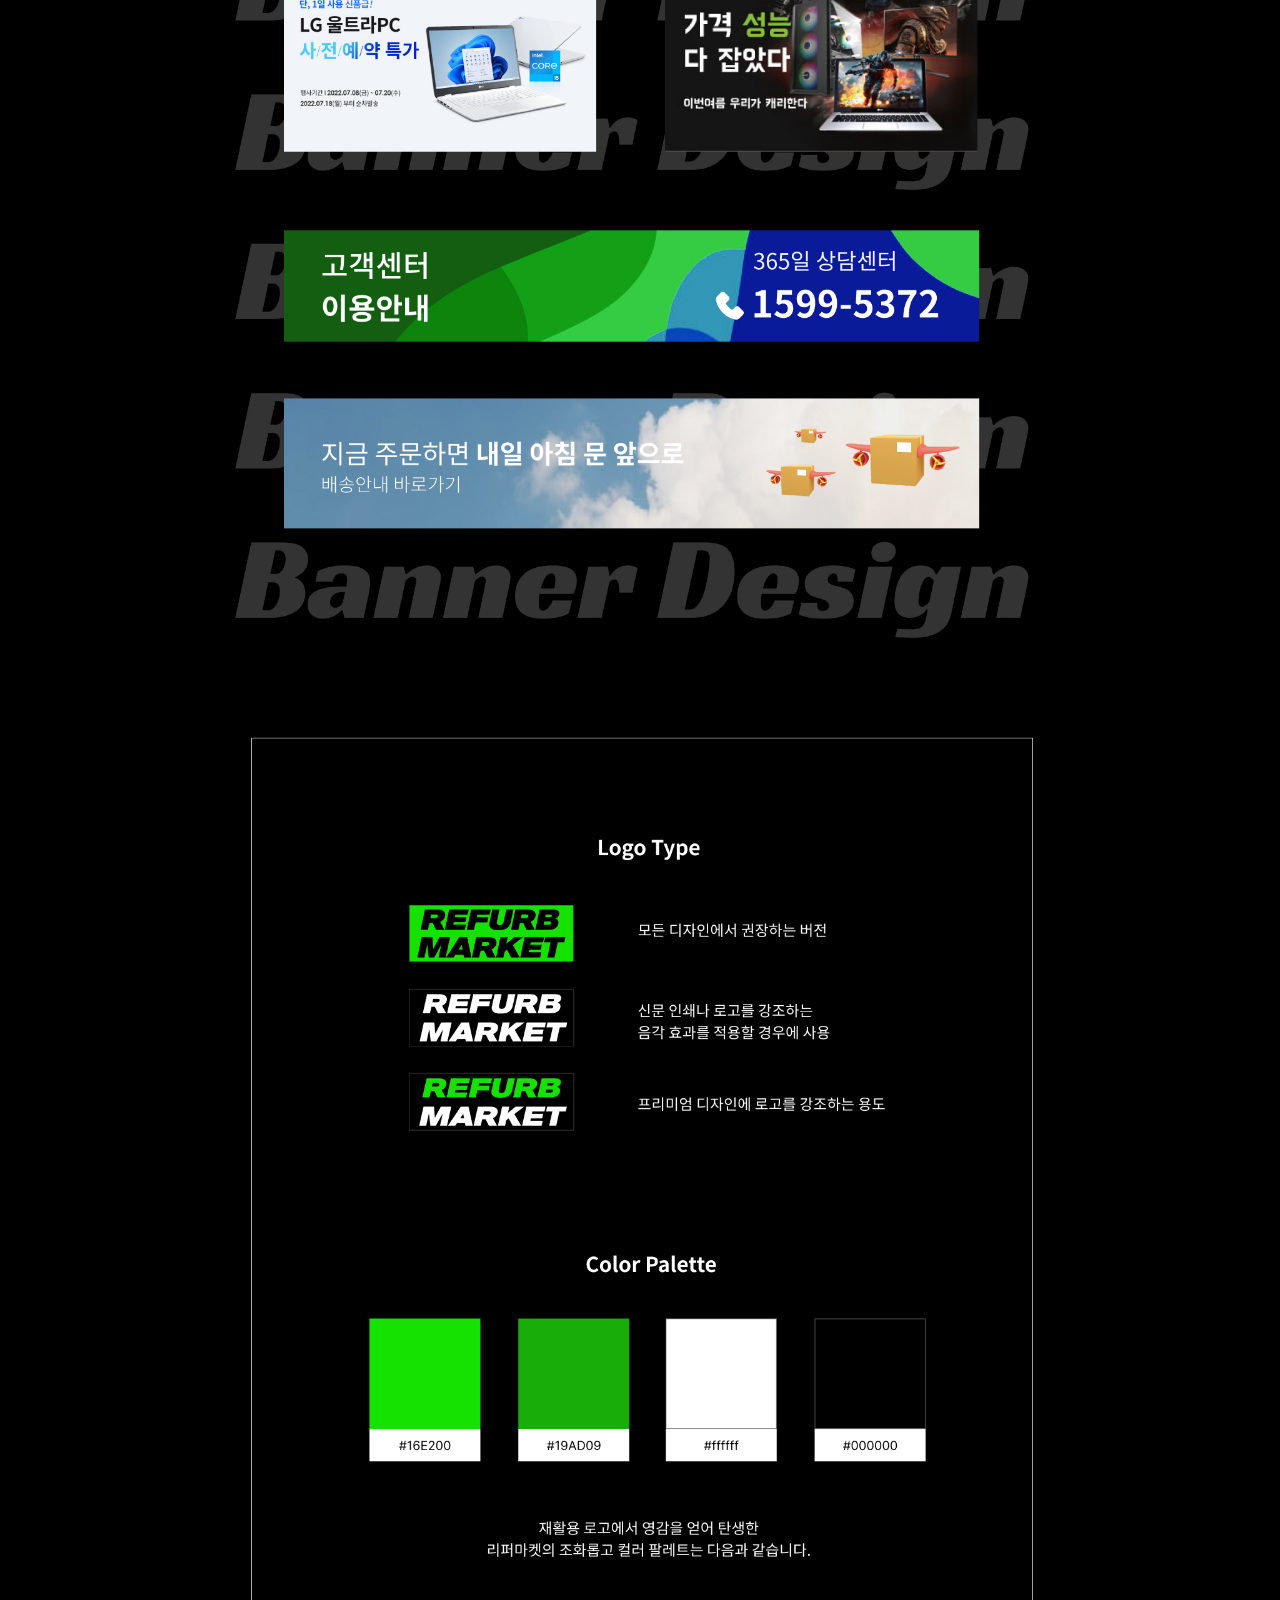
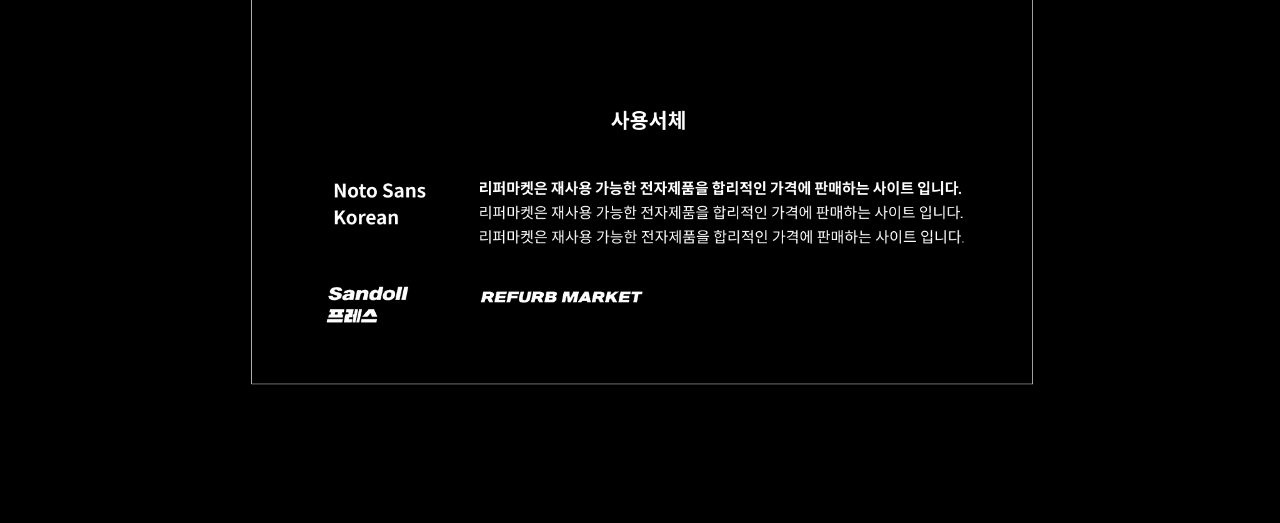
<file: intro-refurb.html>
<!DOCTYPE html>
<html lang="en">
<head>
    <meta charset="UTF-8">
    <meta http-equiv="X-UA-Compatible" content="IE=edge">
    <meta name="viewport" content="width=device-width, initial-scale=1.0">
    <title>작품소개</title>
    <link rel="stylesheet" href="./css/style.css">
     <!-- pc.ver 819px 부터 (큰화면)-->
    <link 
    rel="stylesheet" 
    href="./css/intro.css"
    media="screen and (min-width: 819px)"
    >

    <!--mobile.ver 820px 부터(모바일화면)--> 
    <link 
        rel="stylesheet" 
        href="./css/intro-m.css"
        media="screen and (max-width: 820px)"
        >
        
     <!-- 제이쿼리 CDN -->
     <script src="https://ajax.googleapis.com/ajax/libs/jquery/3.6.0/jquery.min.js"></script>
     <script src="./js/main.js"></script>

</head>
<body>

    <header>
        <nav>
            <a href="index.html"><i class="bi bi-chevron-double-left"></i></a>
        </nav>

        <a href="index.html" class="logo"><img class="logoImg" src="./images/haeunkim.png" alt="하은김"></a>
    </header>


    <section>
     <img src="images/intro/refurbMarket.jpg" alt="리퍼마켓 작품소개">
    </section>

   
    <a href="#" id="back-to-top" title="Back to top"><i class="bi bi-arrow-up-circle"></i></a>


    
</body>
</html>
</file>
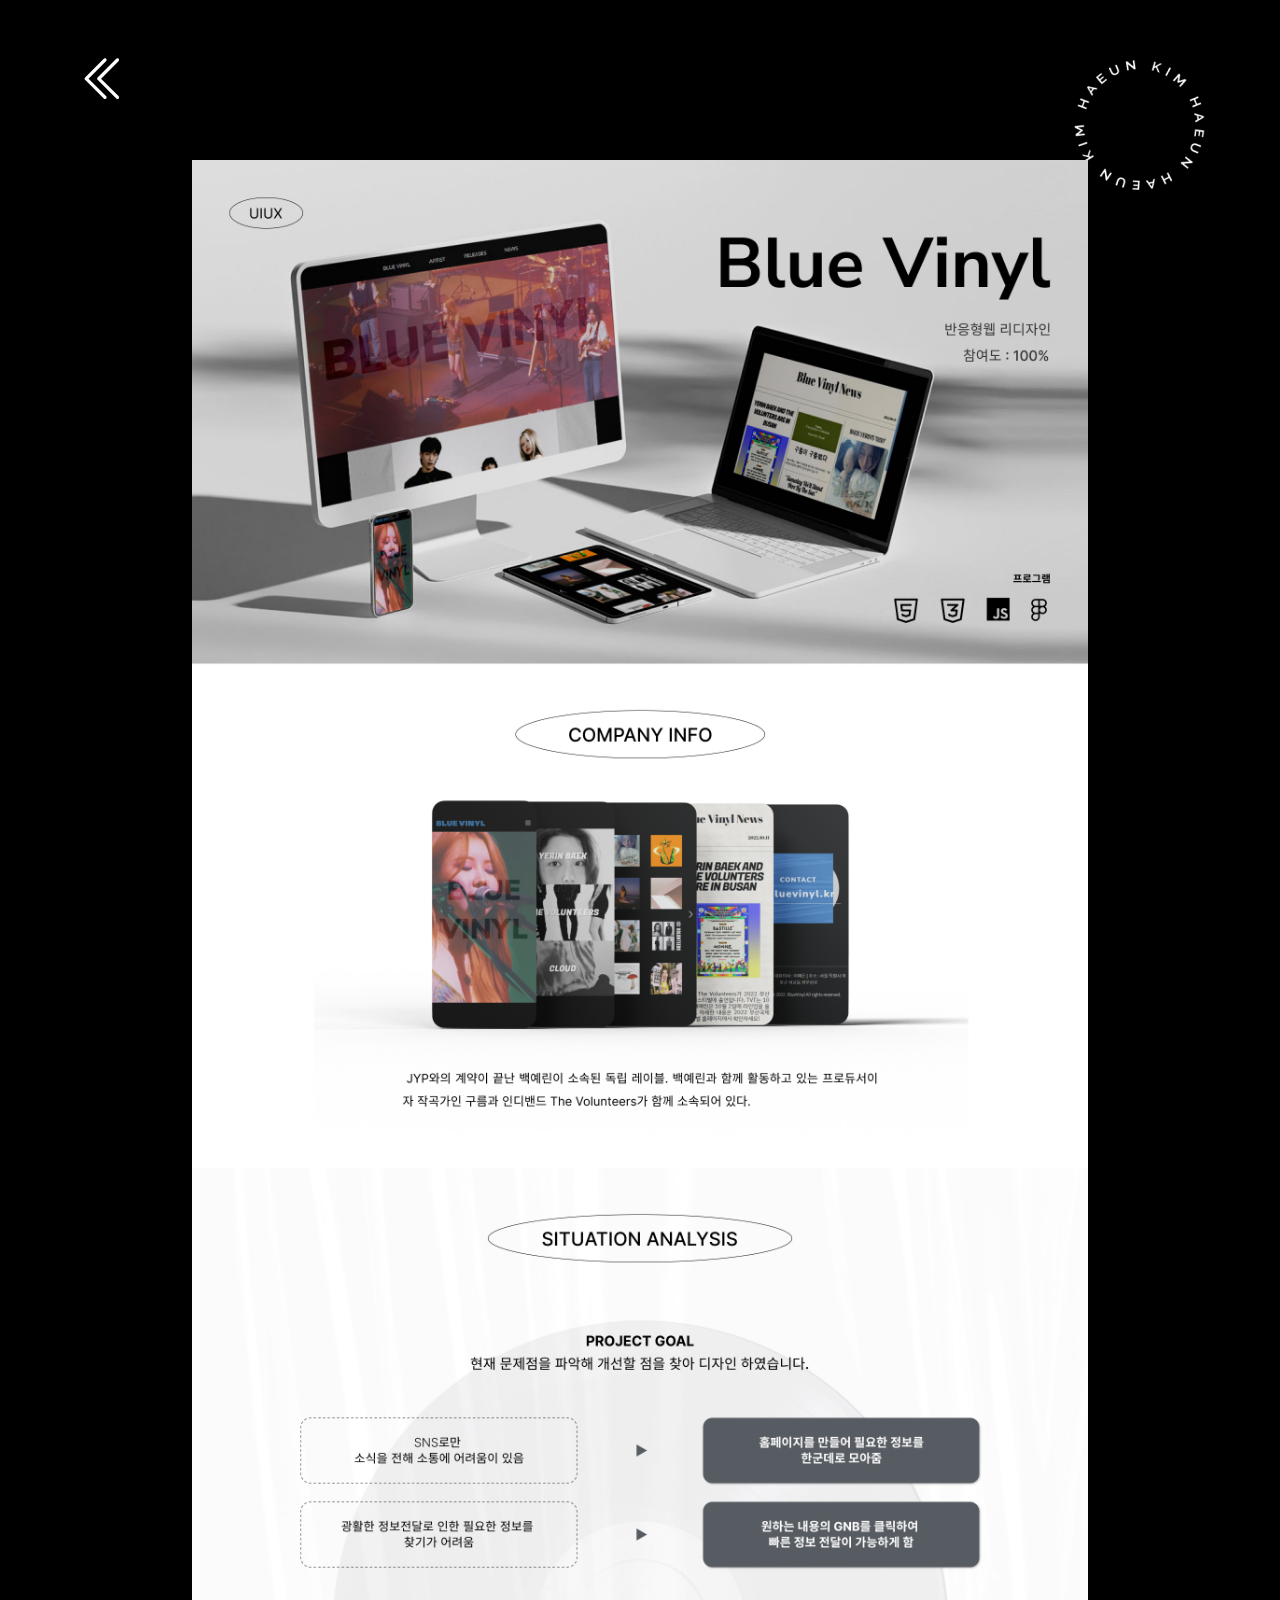
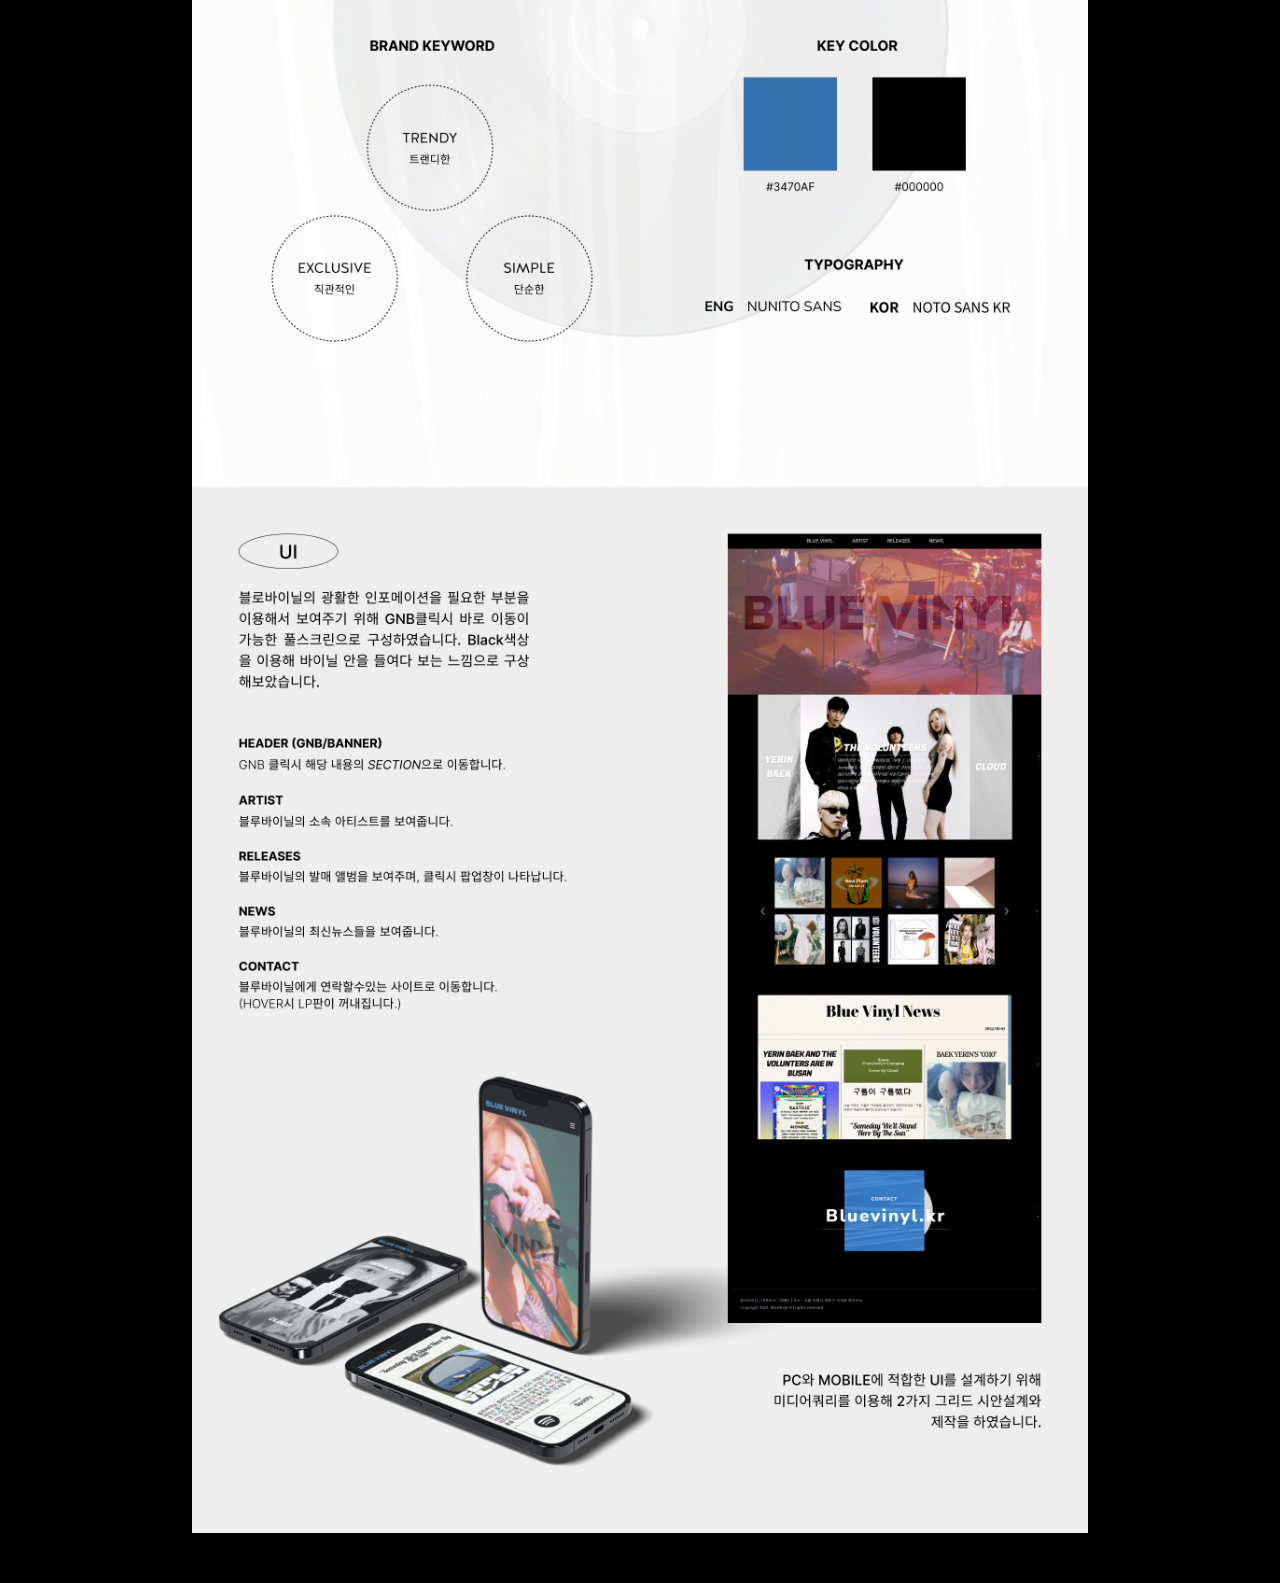
<file: intro-Vinyl.html>
<!DOCTYPE html>
<html lang="en">
<head>
    <meta charset="UTF-8">
    <meta http-equiv="X-UA-Compatible" content="IE=edge">
    <meta name="viewport" content="width=device-width, initial-scale=1.0">
    <title>작품소개</title>
    <link rel="stylesheet" href="./css/style.css">
     <!-- pc.ver 819px 부터 (큰화면)-->
    <link 
    rel="stylesheet" 
    href="./css/intro.css"
    media="screen and (min-width: 819px)"
    >

    <!--mobile.ver 820px 부터(모바일화면)--> 
    <link 
        rel="stylesheet" 
        href="./css/intro-m.css"
        media="screen and (max-width: 820px)"
        >
        
     <!-- 제이쿼리 CDN -->
     <script src="https://ajax.googleapis.com/ajax/libs/jquery/3.6.0/jquery.min.js"></script>
     <script src="./js/main.js"></script>

</head>
<body>

    <header>
        <nav>
            <a href="index.html"><i class="bi bi-chevron-double-left"></i></a>
        </nav>

        <a href="index.html" class="logo"><img class="logoImg" src="./images/haeunkim.png" alt="하은김"></a>
    </header>


    <section>
     <img src="./images/intro/BlueVinyl.jpg" alt="블루바이닐 작품소개">
    </section>

   
    <a href="#" id="back-to-top" title="Back to top"><i class="bi bi-arrow-up-circle"></i></a>


    
</body>
</html>
</file>
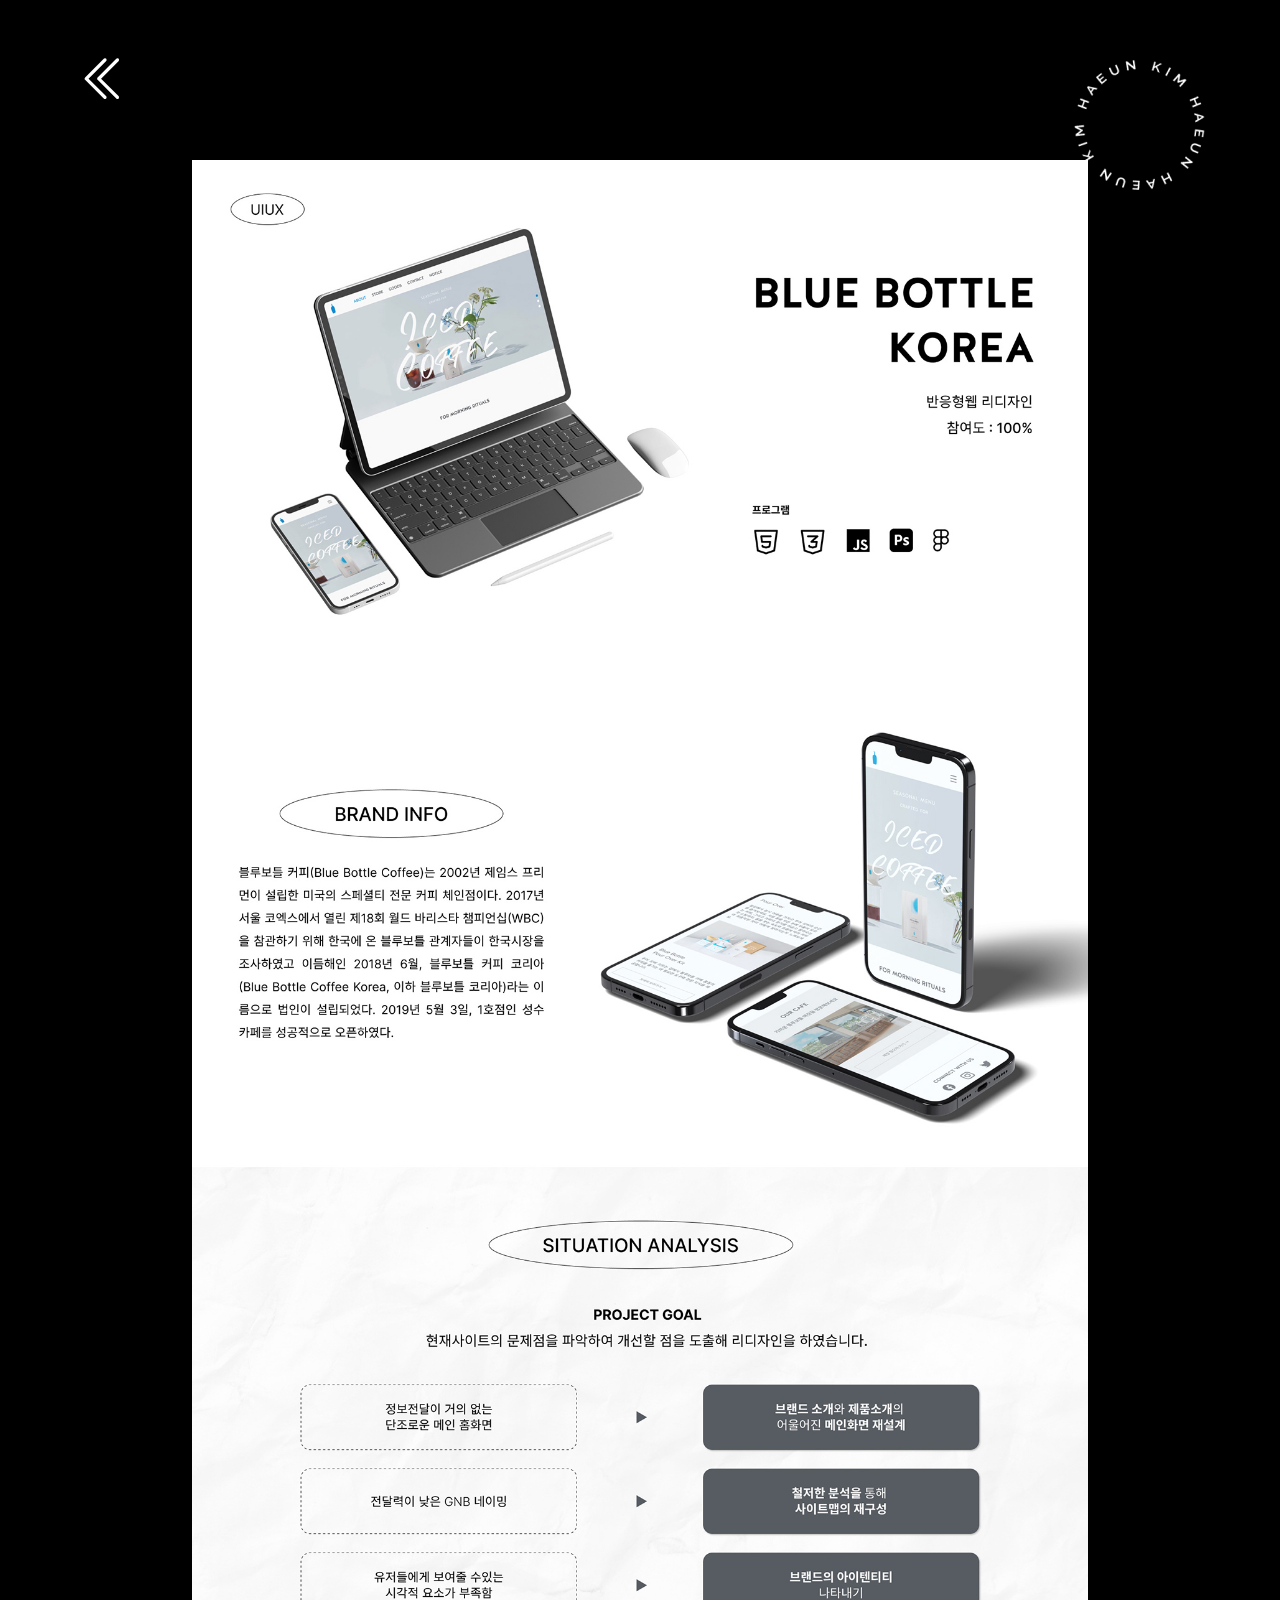
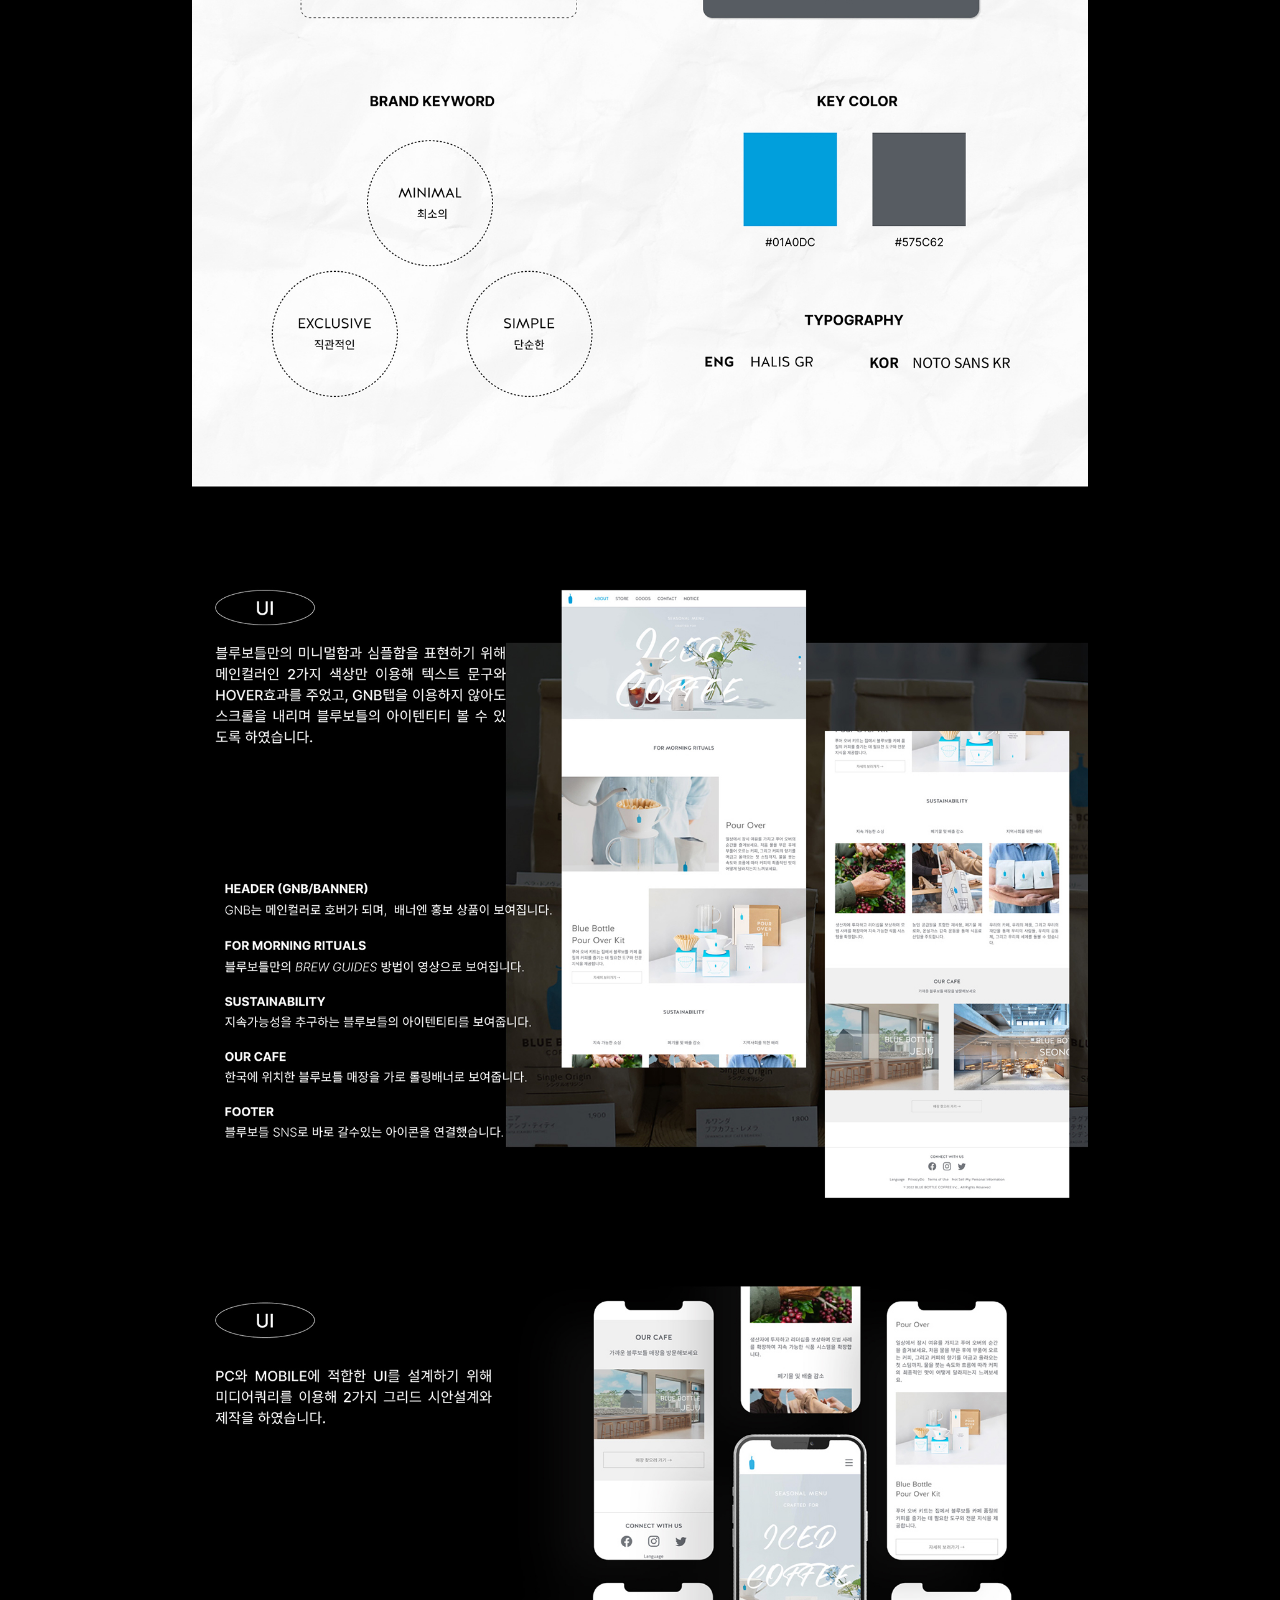
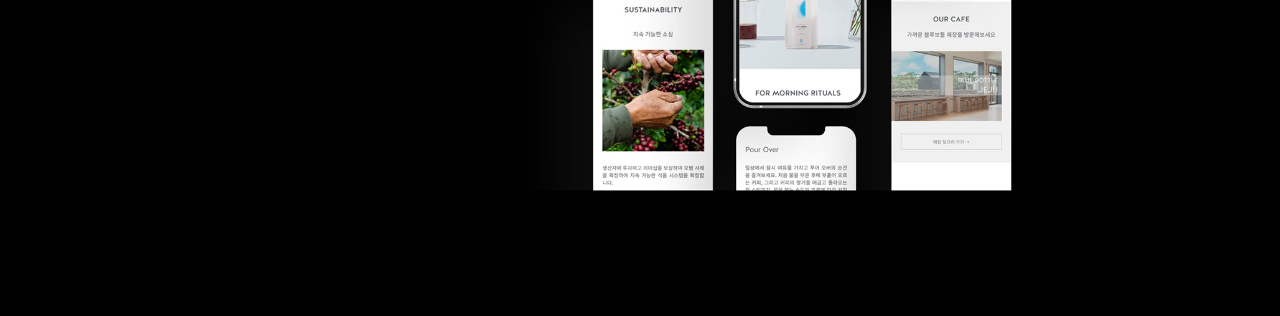
<file: intro.html>
<!DOCTYPE html>
<html lang="en">
<head>
    <meta charset="UTF-8">
    <meta http-equiv="X-UA-Compatible" content="IE=edge">
    <meta name="viewport" content="width=device-width, initial-scale=1.0">
    <title>작품소개</title>
    <link rel="stylesheet" href="./css/style.css">
     <!-- pc.ver 819px 부터 (큰화면)-->
    <link 
    rel="stylesheet" 
    href="./css/intro.css"
    media="screen and (min-width: 819px)"
    >

    <!--mobile.ver 820px 부터(모바일화면)--> 
    <link 
        rel="stylesheet" 
        href="./css/intro-m.css"
        media="screen and (max-width: 820px)"
        >
        
     <!-- 제이쿼리 CDN -->
     <script src="https://ajax.googleapis.com/ajax/libs/jquery/3.6.0/jquery.min.js"></script>
     <script src="./js/main.js"></script>

</head>
<body>

    <header>
        <nav>
            <a href="index.html"><i class="bi bi-chevron-double-left"></i></a>
        </nav>

        <a href="index.html" class="logo"><img class="logoImg" src="./images/haeunkim.png" alt="하은김"></a>
    </header>


    <section>
     <img src="./images/intro/bluebottlekorea.jpg" alt="블루보틀 작품소개">
    </section>

   
    <a href="#" id="back-to-top" title="Back to top"><i class="bi bi-arrow-up-circle"></i></a>


    
</body>
</html>
</file>
<file: css/pc.css>
/* pc.css */


@import url(./style.css);
@import url('https://fonts.googleapis.com/css2?family=Josefin+Sans:ital,wght@0,700;1,400&display=swap');
@font-face {
    font-family: 'HalisGR';
    src: url(../font/Ahmet\ Altun\ -\ HalisGR-Medium.otf);
}

/* hedaer */ 


header { 
    width: 100%;
    height: 160px;
    display: flex;
    justify-content: space-between;
    align-items: center;
    padding: 0 60px;
}

header nav a { 
    font-size: 30px;
    margin-right: 60px;
    /* outline: 1px solid red; */
    padding: 20px ;
}

header nav a:hover { 
    outline: 1px solid #fff;
    border-radius: 50%;
    padding: 10px 20px;
}

header .logo { 
    height: 50%;
}




.logoImg {
    animation: rotate_image 8s linear infinite;
    transform-origin: 50% 50%;
}

@keyframes rotate_image{
    100% {
        transform: rotate(360deg);
    }
}

.mainText h1 { 
    font-family: 'Inter';
    font-weight: 400;
    font-size: 100px;
}

.mainText h2 { 
    font-weight: 400;
    font-size: 80px;

}

.arrowImg { 
    width: 100%;
    margin-top:  170px;
    text-align: center;
}

#intro { 
    margin-top: 160px;
    padding-left: 60px;
    padding-right: 60px;
    margin-bottom: 200px;
  
}




/* main  */

main { 
    overflow: hidden;
}

.col { 
    width: 100%;
    height: 100%;
    display: flex;
    text-align: center;
    justify-content: center;
    /* align-items: center; */
    padding: 0 60px;
    margin-bottom: 130px;
    /* background: #ccc; */
}

.col:nth-child(even) {
    display: flex;
    flex-direction: row-reverse;
}

.col a { 
    position: relative;
    width: 100%;
    height: 100%;
}



.col .mainimg { 
    width: 45vw;
    height: 100%;
    transition: all 0.5s;

    
}

.col .add { 
    position: absolute;
    top: 50%;
    left: 50%;
    transform: translate(-50%, -50%);
    opacity: 0;
}



.col .colText  { 
    width: 100%;
    /* outline: 1px solid yellow; */
    display: flex;
    flex-direction: column;
    justify-content: space-around;
    /* align-items: center; */

}


/* col btn */


.workBtn  {
    display: flex;
    padding-left: 30px;
    padding-right: 30px;
    text-align: center;
}


.workBtn a { 
    padding: 1.5vw 0;
    border: 1px solid #fff;
    border-radius: 50px;
    font-size: 24px;
    text-align: center;
    transition: all 1s;
    text-align: center;
}

.workBtn .aboutWork{
    margin-right: 30px;
}


.workBtn a:hover { 
    background: #fff;
    color: #000;
    font-weight: 600;
    letter-spacing: 20px;
    border-radius: 0;
    text-align: center;
}






.col .colText h3 { 
    font-weight: 400;
    font-size: 70px;
    padding-bottom: 10px;
}

.col .colText p { 
    font-family: 'Noto Sans KR';
    font-style: normal;
    font-size: 30px;
}

.col:nth-child(1) .colText h3 { 
     font-family: 'HalisGR', sans-serif;
}


.col:nth-child(2) .colText h3 { 
    font-family: 'Abril Fatface', 'cursive';
}

.col:nth-child(3) .colText h3 { 
    font-family: 'Montserrat', sans-serif;
}

.col:nth-child(4) .colText h3 { 
    font-family: 'Racing Sans One', 'cursive';
}

/* col hover */

.col a:hover .mainimg { 
    filter: brightness(30%);
}

.col a:hover .add{ 
    opacity: 1;
}


/* footer */

footer { 
    width: 100%;
    height: 100vh;
    background: #fff;
    color: #000;
    display: flex;
    justify-content: center;
    align-items: center;
    text-align: center;
    font-family: 'Josefin Sans', sans-serif;
}


.card-A h2 { 
    font-weight: 700;
    font-size: 3vw;
    padding: 50px;
    animation: blink 0.6s infinite;
    -webkit-animation-timing-function:ease-in-out;
    -webkit-animation-direction: alternate;
}

@keyframes blink {
    from { opacity:  0;}
    to { opacity:  1;}
}


footer li { 
  padding: 20px;
}

footer li a { 
    color: #000;
    font-style: italic;
    font-weight: 400;
    font-size: 2vw;
    padding: 20px;

}


footer li:hover {
    background: rgba(204, 204, 204, 0.5);
}






/* backtotop */

#back-to-top { 
    position: fixed;
    bottom: 60px;
    right: 100px;
    z-index: 1;
    opacity: 0.5;
}


#back-to-top  i { 
    font-size: 60px;
}
#back-to-top  i.on { 
    color: #000;
}


#back-to-top:hover {
    opacity: 1;
  }
</file>
<file: css/mobile.css>
/* mobile.css */


@import url(./style.css);
@import url('https://fonts.googleapis.com/css2?family=Josefin+Sans:ital,wght@0,700;1,400&display=swap');
@font-face {
    font-family: 'HalisGR';
    src: url(../font/Ahmet\ Altun\ -\ HalisGR-Medium.otf);
}


/* hedaer */ 


header { 
    width: 100%;
    height: 100px;
    /* outline: 1px solid tan; */
}

header nav { 
    width: 100%;
    height: 100%;
    display: flex;
    justify-content: space-around;
    align-items: center;
}

header nav a { 
    font-size: 24px;
    /* outline: 1px solid red; */
}

header nav a:hover { 
    outline: 1px solid #fff;
    border-radius: 50%;
    padding: 10px 20px;
}


.logoImg {
    display: none;
}






.mainText h1 { 
    font-family: 'Inter';
    font-weight: 400;
    font-size: 60px;
}

.mainText h2 { 
    font-weight: 400;
    font-size: 30px;

}

#intro { 
    width: 100%;
    height:calc(100vh - 100px);
    display: flex;
    flex-direction: column;
    justify-content: space-around;
    align-items: center;
    /* outline: 1px solid tan; */
  
}

#intro .mainText { 
    text-align: center;
}

#intro .arrowImg { 
    width: 50%;
    text-align: center;
}

#intro .arrowImg img { 
    width: 50%;
}





/* main  */

.col { 
    width: 100%;
    height: 100vh;
    text-align: center;
    display: flex;
    flex-direction: column;
    justify-content: center;
    align-items: center;
}

.col a { 
    position: relative;
}


.col .mainimg { 
    width: 100%;
    object-fit: contain;
    transition: all 0.5s;

    
}

.col .add { 
    /* display: none; */
    position: absolute;
    top: 50%;
    left: 50%;
    transform: translate(-50%, -50%);
    opacity: 0;
}



.col .colText  { 
    width: 100%;
    height: 100%;
    display: flex;
    flex-direction: column;
    justify-content: space-around;
    /* outline: 1px solid red; */
}


/* col btn */

.workBtn  { 
    width: 100%;
    display: flex;
    justify-content: center;
    align-items: center;
}

.workBtn a { 
    width: 40%;
    border: 1px solid #fff;
    font-size: 18px;
    text-align: center;
    transition: all 1s;
    padding: 16px;
    border-radius: 50px;
}

.workBtn .aboutWork{
    margin-right: 20px;
}


.workBtn a:hover { 
    background: #fff;
    color: #000;
    font-weight: 600;
    letter-spacing: 10px;
    border-radius: 0;
    text-align: center;
    padding: 20px 20px 20px 30px;
}






.col .colText h3 { 
    font-weight: 400;
    font-size: 40px;
    padding-bottom: 10px;
}

.col .colText p { 
    font-family: 'Noto Sans KR';
    font-style: normal;
    font-size: 20px;
}

.col:nth-child(1) .colText h3 { 
     font-family: 'HalisGR', sans-serif;
}

.col:nth-child(2) .colText h3 { 
    font-family: 'Emblema One', 'cursive';
}

.col:nth-child(3) .colText h3 { 
    font-family: 'Abril Fatface', 'cursive';
}

.col:nth-child(4) .colText h3 { 
    font-family: 'Montserrat', sans-serif;
}

.col:nth-child(5) .colText h3 { 
    font-family: 'Racing Sans One', 'cursive';
}

/* col hover */

.col a:hover .mainimg { 
    filter: brightness(60%);
}

.col a:hover .add{ 
    opacity: 1;
}



/* footer */

footer { 
    width: 100%;
    height: 100vh;
    background: #fff;
    color: #000;
    display: flex;
    justify-content: center;
    align-items: center;
    text-align: center;
    font-family: 'Josefin Sans', sans-serif;
}


.card-A h2 { 
    font-weight: 700;
    font-size: 30px;
    padding: 20px;
    animation: blink 0.6s infinite;
    -webkit-animation-timing-function:ease-in-out;
    -webkit-animation-direction: alternate;
}

@keyframes blink {
    from { opacity:  0;}
    to { opacity:  1;}
}



footer li { 
  padding: 20px;
}

footer li a { 
    color: #000;
    font-style: italic;
    font-weight: 400;
    font-size: 22px;
    padding: 10px;

}


footer li:hover {
    background: rgba(204, 204, 204, 0.5);
}









/* backtotop */



#back-to-top { 
    /* outline: 1px solid red; */
    position: fixed;
    bottom: 30px;
    right: 30px;
    z-index: 1;
    opacity: 0.5;
    text-align: right;
}

#back-to-top  i { 
    font-size: 50px;
}
#back-to-top  i.on { 
    color: #000;
}

#back-to-top:hover {
    opacity: 1;
  }
</file>
<file: css/about.css>
@import url(./style.css);

@import url('https://fonts.googleapis.com/css2?family=Lobster&display=swap');


/* hedaer */ 


header { 
    width: 100%;
    height: 160px;
    display: flex;
    justify-content: space-between;
    align-items: center;
    padding: 0 60px;
}

header nav a { 
    font-size: 30px;
    margin-right: 60px;
    /* outline: 1px solid red; */
    padding: 20px ;
}

header nav a:hover { 
    border: 1px solid #fff;
    border-radius: 50%;
    padding: 10px 20px;
}

header .logo { 
    height: 50%;
}




.logoImg {
    animation: rotate_image 8s linear infinite;
    transform-origin: 50% 50%;
}

@keyframes rotate_image{
    100% {
        transform: rotate(360deg);
    }
}



main { 
    text-align: center;
    margin-bottom: 100px;
}


.profile { 
    width: 100%;
    height: 30vh;
    /* background-image: url(../images/profile.png);
    background-repeat: no-repeat;
    background-position: center center;
    background-size: contain; */
}

.profile h1 { 
    font-family: 'Lobster', 'cursive';
    font-size: 150px;
    transform: translate(0%, 50%);
    letter-spacing: 0.05em;
}

.info { 
    margin-top: 40px;
    
}

.info p { 
    font-family: 'Inter';
    font-size: 30px;
    line-height: 150%;

}

.info .phone:hover a { 
    color: #0071e3;
}

.info .e-mail:hover a { 
    color: #03c75a;
}


#main-info { 
    margin-top: 100px;
}

#main-info div { 
    margin-bottom: 100px;
}

#main-info ul { 
    display: flex;
    justify-content: center;
    align-items: center;
}

#main-info h2 { 
    font-weight: bold;
    font-size: 40px;
    padding-bottom: 50px;
    -webkit-text-stroke: 0.5px white;
    color: transparent;
}

#main-info li {
    font-size: 24px;
    font-weight: 500;
    line-height: 150%;
}


#main-info li span { 
    font-size: 24px;
    font-weight: bold;
}

.edc > ul > li  {
    width: 16em; 
}

.lc > ul > li { 
    width: 14em; 
}

.tool > ul > li {
    width: 5em; 
}



/* backtotop */

#back-to-top { 
    position: fixed;
    bottom: 60px;
    right: 100px;
    z-index: 1;
    opacity: 0.5;
}


#back-to-top  i { 
    font-size: 60px;
}
#back-to-top  i.on { 
    color: #000;
}


#back-to-top:hover {
    opacity: 1;
  }
</file>
<file: css/about-m.css>
/* mobile.css */


@import url(./style.css);
@import url('https://fonts.googleapis.com/css2?family=Lobster&display=swap');




/* hedaer */ 


header { 
    width: 100%;
    height: 100px;
    /* outline: 1px solid tan; */
}

header nav { 
    width: 100%;
    height: 100%;
    display: flex;
    justify-content: space-around;
    align-items: center;
}

header nav a { 
    font-size: 24px;
    /* outline: 1px solid red; */
}

header nav a:hover { 
    border: 1px solid #fff;
    border-radius: 50%;
    padding: 10px 20px;
}


.logoImg {
    display: none;
}



/* MAIN */


main { 
    text-align: center;
    margin-bottom: 100px;
}


.profile { 
    width: 100%;
    height:calc(70vh - 100px);
    text-align: center;
    display: flex;
    justify-content: center;
    align-items: center;
    /* background-image: url(../images/profile.png);
    background-repeat: no-repeat;
    background-position: center center;
    background-size: contain; */
}

.profile h1 { 
    font-family: 'Lobster', 'cursive';
    font-size: 100px;
    /* transform: translate(0%, 100%); */
    letter-spacing: 0.05em;
}

.info { 
    margin-top: 40px;
    
}

.info p { 
    font-family: 'Inter';
    font-size: 24px;
    line-height: 150%;
}

.info .phone:hover a { 
    color: #0071e3;
}

.info .e-mail:hover a { 
    color: #03c75a;
}



#main-info { 
    margin-top: 100px;
}

#main-info div { 
    margin-bottom: 100px;
}

#main-info ul { 
    height: 100%;
    /* outline: 1px solid red; */
    display: flex;
    flex-direction: column;
    justify-content: space-between;
    align-items: center;
}


#main-info h2 { 
    font-weight: bold;
    font-size: 40px;
    padding-bottom: 50px;
    -webkit-text-stroke: 0.5px white;
    color: transparent;
}

#main-info li {
    font-size: 20px;
    font-weight: 500;
    line-height: 150%;
    margin-bottom: 20px;
}


#main-info li span { 
    font-size: 24px;
    font-weight: bold;
}

.edc > ul > li  {
    width: 16em; 
}

.lc > ul > li { 
    width: 14em; 
}

#main-info .tool  { 
    width: 100%;
    display: flex;
    flex-direction: column;
    align-items: center;
}




#main-info .tool > ul {
    width: 70%;
    display: flex;
    align-items: center;
    justify-content: space-around;
    flex-direction: row;
    flex-wrap: wrap;
    /* gap: 20px; */
    text-align: center;
    /* outline: 1px solid tan; */
}


#main-info .tool > ul > li{ 
   margin-bottom: 0;
   width: 33.33%;
}




/* backtotop */



#back-to-top { 
    /* outline: 1px solid red; */
    position: fixed;
    bottom: 30px;
    right: 30px;
    z-index: 1;
    opacity: 0.5;
    text-align: right;
}

#back-to-top  i { 
    font-size: 50px;
}
#back-to-top  i.on { 
    color: #000;
}

#back-to-top:hover {
    opacity: 1;
  }
</file>
<file: css/archive.css>
/*아카이브-pc */

@import url(style.css);

@font-face {
    font-family: 'Wagon', serif;
    src: url(../font/Wagon-Bold.otf) format('opentype');
}


/* hedaer */ 


header { 
    width: 100%;
    height: 160px;
    display: flex;
    justify-content: space-between;
    align-items: center;
    padding: 0 60px;
}

header nav a { 
    font-size: 30px;
    margin-right: 60px;
    /* outline: 1px solid red; */
    padding: 20px ;
}

header nav a:hover { 
    border: 1px solid #fff;
    border-radius: 50%;
    padding: 10px 20px;
}

header .logo { 
    height: 50%;
}

.logoImg {
    animation: rotate_image 8s linear infinite;
    transform-origin: 50% 50%;
}

@keyframes rotate_image{
    100% {
        transform: rotate(360deg);
    }
}


main { 
    width: 100%;
    height: calc(100vh - 160px);
    padding-left: 60px;
    padding-right: 60px;
    overflow: hidden;
}

#archive { 
    width: 100%;
    height: 100%;
    display: flex;
    justify-content: center;
    align-items: center;
}   


#archive .col { 
    width: 33.3%;
    height: 40vh;
    text-align: center;
    display: flex;
    justify-content: center;
    align-items: center;
    margin: 20px;
}

#archive .col a {
    font-family: 'Wagon', serif;
    font-weight: 700;
    font-size: 3vw;
    display: flex;
    width: 100%;
    height: 100%;
    justify-content: center;
    align-items: center;
}



#archive div.col:nth-child(1) a{ 
    background-image: linear-gradient(rgba(0, 0, 0, 0.4), rgba(0, 0, 0, 0.4)), url(../images/archive-col1.jpg) ;
    background-size: cover;
    background-position: center center;
    background-repeat: no-repeat;
  
}

#archive div.col:nth-child(2) a{ 
    background-image:linear-gradient(rgba(0, 0, 0, 0.4), rgba(0, 0, 0, 0.4)), url(../images/archive-col2.jpg);
    background-size: 140%;
    background-position:center 100%;
    background-repeat: no-repeat;
  
}
#archive div.col:nth-child(3) a{ 
    background-image: linear-gradient(rgba(0, 0, 0, 0.4), rgba(0, 0, 0, 0.4)), url(../images/archive-col3.jpg);
    background-size: cover;
    background-position: center center;
    background-repeat: no-repeat;
}
  

#archive .col:hover a {
    filter: brightness(150%);
}
</file>
<file: css/archive-m.css>
/* mobile.css */


@import url(./style.css);
@font-face {
    font-family: 'Wagon', serif;
    src: url(../font/Wagon-Bold.otf) format('opentype');
}

/* hedaer */ 


header { 
    width: 100%;
    height: 100px;
    /* outline: 1px solid tan; */
}

header nav { 
    width: 100%;
    height: 100%;
    display: flex;
    justify-content: space-around;
    align-items: center;
}

header nav a { 
    font-size: 24px;
    /* outline: 1px solid red; */
}

header nav a:hover { 
    border: 1px solid #fff;
    border-radius: 50%;
    padding: 10px 20px;
}


.logoImg {
    display: none;
}


main { 
    width: 100%;
    height: calc(100vh - 100px);
    overflow: hidden;
}

#archive { 
    width: 100%;
    height: 100%;
    display: flex;
    flex-direction: column;
    justify-content: center;
    align-items: center;
}   


#archive .col { 
    width: 100%;
    height: 50vh;
    text-align: center;
    display: flex;
    justify-content: center;
    align-items: center;
    margin: 20px;
}

#archive .col a {
    font-family: 'Wagon', serif;
    font-weight: 700;
    font-size: 5vw;
    display: flex;
    width: 100%;
    height: 100%;
    justify-content: center;
    align-items: center;
}



#archive div.col:nth-child(1) a{ 
    background-image: linear-gradient(rgba(0, 0, 0, 0.4), rgba(0, 0, 0, 0.4)), url(../images/archive-col1.jpg) ;
    background-size: cover;
    background-position: center center;
    background-repeat: no-repeat;
  
}

#archive div.col:nth-child(2) a{ 
    background-image:linear-gradient(rgba(0, 0, 0, 0.4), rgba(0, 0, 0, 0.4)), url(../images/archive-col2.jpg);
    background-size: 140%;
    background-position:center 100%;
    background-repeat: no-repeat;
  
}
#archive div.col:nth-child(3) a{ 
    background-image: linear-gradient(rgba(0, 0, 0, 0.4), rgba(0, 0, 0, 0.4)), url(../images/archive-col3.jpg);
    background-size: cover;
    background-position: center center;
    background-repeat: no-repeat;
}
  

#archive .col:hover a {
    filter: brightness(150%);
}
</file>
<file: css/design.css>
/* 디자인 웹 */

@import url(./style.css);
@font-face {
    font-family: 'Wagon', serif;
    src: url(../font/Wagon-Bold.otf) format('opentype');
}


header { 
    width: 100%;
    height: 160px;
    display: flex;
    justify-content: space-between;
    align-items: center;
    padding: 0 60px;
}

header nav a { 
    font-size: 50px;
    margin-right: 60px;
    /* outline: 1px solid red; */
    padding: 20px ;
}


header .logo { 
    height: 50%;
}




.logoImg {
    animation: rotate_image 8s linear infinite;
    transform-origin: 50% 50%;

}

@keyframes rotate_image{
    100% {
        transform: rotate(360deg);
    }
}


section { 
    width: 100%;
    display: flex;
    justify-content: center;
    align-items: center;
    border-top: 1px solid rgba(255, 255, 255, 0.5);
    border-bottom: 1px solid rgba(255, 255, 255, 0.5);
    margin-bottom: 100px;
    padding: 50px 0;
}

section img { 
 width: 60%;
   
}

 h1 {
    font-family: 'Wagon', serif;
    font-weight: 700;
    font-size: 60px;
    text-align: center;
    padding: 50px 0 100px 0;

}




/* backtotop */

#back-to-top { 
    position: fixed;
    bottom: 60px;
    right: 100px;
    z-index: 1;
    opacity: 0.5;
}


#back-to-top  i { 
    font-size: 60px;
}
#back-to-top  i.on { 
    color: #000;
}


#back-to-top:hover {
    opacity: 1;
  }
</file>
<file: css/design-m.css>
/* 디자인 모바일 */

@import url(style.css);

header { 
    width: 100%;
    display: flex;
    justify-content: space-between;
    align-items: center;
    padding: 20px 40px ;
}

header nav a { 
    font-size: 24px;
}



header .logo {
    display: flex;
    justify-content: center;
    align-items: center;
    width: 20vw;
}


.logoImg {
    width: 100%;
    height: 100%;
    animation: rotate_image 8s linear infinite;
    transform-origin: 50% 50%;

}

@keyframes rotate_image{
    100% {
        transform: rotate(360deg);
    }
}




section { 
    width: 100%;
    display: flex;
    justify-content: center;
    align-items: center;
    border-top: 1px solid rgba(255, 255, 255, 0.5);
    border-bottom: 1px solid rgba(255, 255, 255, 0.5);
    margin-bottom: 100px;
    padding: 20px 0;
}

section img { 
 width: 90%;
   
}

 h1 {
    font-family: 'Wagon', serif;
    font-weight: 700;
    font-size: 26px;
    text-align: center;
    padding-bottom: 20px;

}


/* backtotop */



#back-to-top { 
    /* outline: 1px solid red; */
    position: fixed;
    bottom: 30px;
    right: 30px;
    z-index: 1;
    opacity: 0.5;
    text-align: right;
}

#back-to-top  i { 
    font-size: 50px;
}
#back-to-top  i.on { 
    color: #000;
}

#back-to-top:hover {
    opacity: 1;
  }
</file>
<file: css/style.css>
@import url('https://fonts.googleapis.com/css2?family=Inter:wght@400;700&family=Noto+Sans+KR&display=swap');
@import url('https://fonts.googleapis.com/css2?family=Emblema+One&display=swap');
@import url('https://fonts.googleapis.com/css2?family=Abril+Fatface&display=swap');
@import url('https://fonts.googleapis.com/css2?family=Montserrat:wght@800&display=swap');
@import url('https://fonts.googleapis.com/css2?family=Racing+Sans+One&display=swap');

@import url("https://cdn.jsdelivr.net/npm/bootstrap-icons@1.9.1/font/bootstrap-icons.css");


@font-face {
    font-family: 'HalisGR',sans-serif;
    src: url(../font/Ahmet\ Altun\ -\ HalisGR-Medium.otf);
  }
  

* { 
    margin: 0;
    padding: 0;
    box-sizing: border-box;
}


ul { 
    list-style: none;
}

a { 
    text-decoration: none;
    color: #fff;
}



body { 
    background: #000;
    color: #fff;
    font-family: 'Inter', sans-serif;
    /* font-family: 'Noto Sans KR', sans-serif;
    font-family: 'Poppins', sans-serif; */
}
</file>
<file: css/intro.css>
* { 
    padding: 0;
    margin: 0;
    box-sizing: border-box;
}

a { 
    display: block;
    text-decoration: none;
}

ul { 
    list-style: none;
}



header { 
    width: 100%;
    height: 160px;
    display: flex;
    justify-content: space-between;
    align-items: center;
    padding: 0 60px;
}

header nav a { 
    font-size: 50px;
    margin-right: 60px;
    /* outline: 1px solid red; */
    padding: 20px ;
}


header .logo { 
    height: 50%;
}




.logoImg {
    animation: rotate_image 8s linear infinite;
    transform-origin: 50% 50%;

}

@keyframes rotate_image{
    100% {
        transform: rotate(360deg);
    }
}



section { 
    width: 100%;
    display: flex;
    justify-content: center;
    align-items: center;
    margin-bottom: 50px;
}

section img { 
    width: 70%;
   
}




/* backtotop */

#back-to-top { 
    position: fixed;
    bottom: 60px;
    right: 100px;
    z-index: 1;
    opacity: 0.5;
}


#back-to-top  i { 
    font-size: 60px;
}
#back-to-top  i.on { 
    color: #000;
}


#back-to-top:hover {
    opacity: 1;
  }
</file>
<file: css/intro-m.css>
* { 
    padding: 0;
    margin: 0;
    box-sizing: border-box;
}

a { 
    display: block;
    text-decoration: none;
}

ul { 
    list-style: none;
}



header { 
    width: 100%;
    display: flex;
    justify-content: space-between;
    align-items: center;
    padding: 20px 40px ;
}

header nav a { 
    font-size: 24px;
}



header .logo {
    display: flex;
    justify-content: center;
    align-items: center;
    width: 20vw;
}


.logoImg {
    width: 100%;
    height: 100%;
    animation: rotate_image 8s linear infinite;
    transform-origin: 50% 50%;

}

@keyframes rotate_image{
    100% {
        transform: rotate(360deg);
    }
}



section { 
    width: 100%;
    display: flex;
    justify-content: center;
    align-items: center;
}

section img { 
    width: 80%;
   
}




/* backtotop */



#back-to-top { 
    /* outline: 1px solid red; */
    position: fixed;
    bottom: 30px;
    right: 30px;
    z-index: 1;
    opacity: 0.5;
    text-align: right;
}

#back-to-top  i { 
    font-size: 50px;
}
#back-to-top  i.on { 
    color: #000;
}

#back-to-top:hover {
    opacity: 1;
  }
</file>
